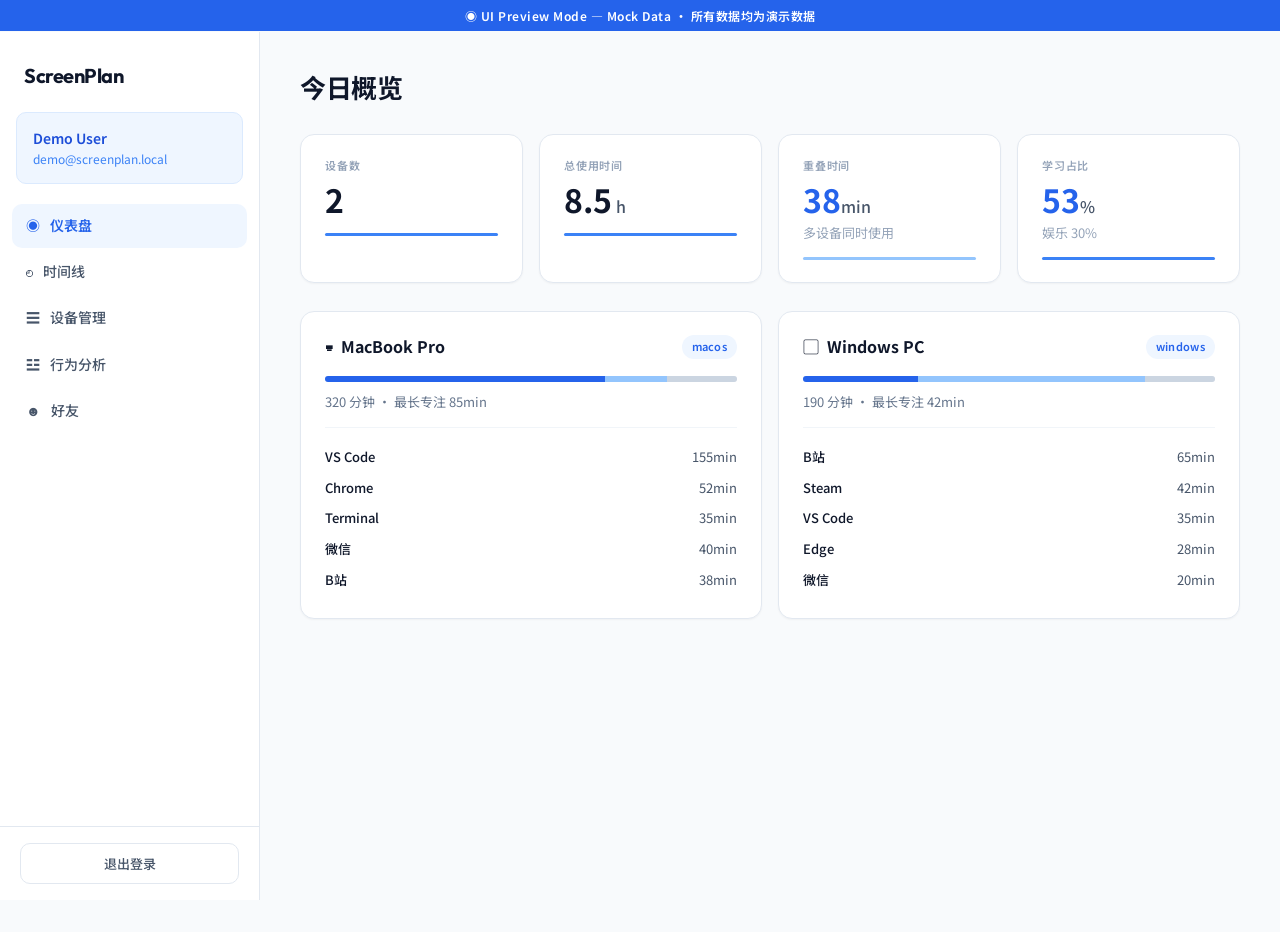
<file: backend/static/demo.html>
<!DOCTYPE html>
<html lang="zh-CN">
<head>
<meta charset="UTF-8">
<meta name="viewport" content="width=device-width,initial-scale=1.0">
<title>ScreenPlan — UI Preview</title>
<link rel="preconnect" href="https://fonts.googleapis.com">
<link rel="preconnect" href="https://fonts.gstatic.com" crossorigin>
<link href="https://fonts.googleapis.com/css2?family=Outfit:wght@400;500;600;700&family=Noto+Sans+SC:wght@300;400;500;700&display=swap" rel="stylesheet">
<style>
:root {
  --bg-primary: #FFFFFF;
  --bg-secondary: #F8FAFC;
  --bg-tertiary: #F1F5F9;
  --text-primary: #0F172A;
  --text-secondary: #475569;
  --text-tertiary: #94A3B8;
  --border: #E2E8F0;
  --border-light: #F1F5F9;
  --blue-700: #1D4ED8;
  --blue-600: #2563EB;
  --blue-500: #3B82F6;
  --blue-400: #60A5FA;
  --blue-300: #93C5FD;
  --blue-200: #BFDBFE;
  --blue-100: #DBEAFE;
  --blue-50: #EFF6FF;
  --slate-200: #E2E8F0;
  --slate-300: #CBD5E1;
  --slate-400: #94A3B8;
  --slate-500: #64748B;
  --red-500: #EF4444;
  --red-400: #F87171;
  --red-50: #FEF2F2;
  --shadow-sm: 0 1px 2px 0 rgba(0,0,0,0.04);
  --shadow-md: 0 4px 6px -1px rgba(0,0,0,0.05), 0 2px 4px -2px rgba(0,0,0,0.03);
  --shadow-lg: 0 10px 15px -3px rgba(0,0,0,0.06), 0 4px 6px -4px rgba(0,0,0,0.04);
  --shadow-xl: 0 20px 25px -5px rgba(0,0,0,0.06), 0 8px 10px -6px rgba(0,0,0,0.04);
  --radius-sm: 6px;
  --radius-md: 10px;
  --radius-lg: 14px;
  --radius-xl: 20px;
  --transition: 0.2s cubic-bezier(0.4, 0, 0.2, 1);
}

* { margin: 0; padding: 0; box-sizing: border-box; }

body {
  font-family: 'Noto Sans SC', -apple-system, BlinkMacSystemFont, 'Segoe UI', sans-serif;
  background: var(--bg-secondary);
  color: var(--text-primary);
  min-height: 100vh;
  -webkit-font-smoothing: antialiased;
  -moz-osx-font-smoothing: grayscale;
  font-size: 14px;
  line-height: 1.6;
}

h1, h2, h3, h4, .brand, .nav-link, button, .btn-sm {
  font-family: 'Outfit', 'Noto Sans SC', sans-serif;
  font-weight: 600;
}

/* ─── Layout ─── */
.page { display: none; }
.page.active { display: flex; }

#demo-banner {
  position: fixed;
  top: 0;
  left: 0;
  right: 0;
  z-index: 999;
  background: var(--blue-600);
  color: #fff;
  text-align: center;
  padding: 6px 16px;
  font-size: 12px;
  font-weight: 600;
  letter-spacing: 0.5px;
}

#demo-banner + #main-page { padding-top: 32px; }
#demo-banner + #main-page > #sidebar { top: 32px; height: calc(100vh - 32px); }

#main-page { display: none; min-height: 100vh; position: relative; }
#main-page.active { display: flex; }

/* ─── Sidebar ─── */
#sidebar {
  width: 260px;
  background: var(--bg-primary);
  border-right: 1px solid var(--border);
  display: flex;
  flex-direction: column;
  padding: 0;
  position: fixed;
  top: 0;
  left: 0;
  bottom: 0;
  z-index: 10;
}

.brand {
  font-size: 20px;
  font-weight: 700;
  padding: 28px 24px 20px;
  color: var(--text-primary);
  letter-spacing: -0.5px;
}

.user-info {
  display: flex;
  flex-direction: column;
  margin: 0 16px 20px;
  padding: 14px 16px;
  background: var(--blue-50);
  border-radius: var(--radius-md);
  border: 1px solid var(--blue-100);
}

.user-info #user-name {
  font-size: 14px;
  font-weight: 600;
  color: var(--blue-700);
}

.user-info #user-email {
  font-size: 12px;
  color: var(--blue-500);
}

.muted { color: var(--text-tertiary); font-size: 12px; }

.nav-links {
  display: flex;
  flex-direction: column;
  gap: 2px;
  flex: 1;
  padding: 0 12px;
}

.nav-link {
  padding: 11px 14px;
  border-radius: var(--radius-md);
  color: var(--text-secondary);
  text-decoration: none;
  font-size: 14px;
  font-weight: 500;
  transition: all var(--transition);
  display: flex;
  align-items: center;
  gap: 10px;
}

.nav-link:hover {
  background: var(--bg-tertiary);
  color: var(--text-primary);
}

.nav-link.active {
  background: var(--blue-50);
  color: var(--blue-600);
  font-weight: 600;
}

.sidebar-footer {
  padding: 16px 20px;
  border-top: 1px solid var(--border);
}

#logout-btn {
  width: 100%;
  padding: 10px;
  border-radius: var(--radius-md);
  border: 1px solid var(--border);
  background: var(--bg-primary);
  color: var(--text-secondary);
  cursor: pointer;
  font-size: 13px;
  font-weight: 500;
  transition: all var(--transition);
}

#logout-btn:hover {
  background: var(--red-50);
  color: var(--red-500);
  border-color: var(--red-500);
}

/* ─── Main Content ─── */
main {
  flex: 1;
  margin-left: 260px;
  padding: 36px 40px;
  overflow-y: auto;
  min-height: 100vh;
}

.content { display: none; }
.content.active { display: block; }

h2 {
  font-size: 26px;
  font-weight: 700;
  margin-bottom: 24px;
  color: var(--text-primary);
  letter-spacing: -0.5px;
}

h3 {
  font-size: 16px;
  font-weight: 600;
  margin: 24px 0 10px;
  color: var(--text-secondary);
  text-transform: uppercase;
  letter-spacing: 0.5px;
  font-size: 12px;
}

/* ─── Buttons ─── */
button, .btn-sm {
  cursor: pointer;
  font-family: 'Outfit', 'Noto Sans SC', sans-serif;
  font-weight: 600;
  transition: all var(--transition);
  border: none;
}

button:active { transform: scale(0.97); }

.btn-sm {
  padding: 7px 16px;
  border-radius: var(--radius-sm);
  font-size: 12px;
  font-weight: 600;
}

/* ─── Cards ─── */
.summary-cards {
  display: grid;
  grid-template-columns: repeat(auto-fill, minmax(200px, 1fr));
  gap: 16px;
  margin-bottom: 28px;
}

.card {
  background: var(--bg-primary);
  border: 1px solid var(--border);
  border-radius: var(--radius-lg);
  padding: 22px 24px;
  box-shadow: var(--shadow-sm);
  transition: box-shadow var(--transition), transform var(--transition);
}

.card:hover {
  box-shadow: var(--shadow-md);
  transform: translateY(-1px);
}

.card .label {
  font-size: 11px;
  color: var(--text-tertiary);
  text-transform: uppercase;
  letter-spacing: 0.8px;
  margin-bottom: 6px;
  font-weight: 600;
}

.card .value {
  font-size: 32px;
  font-weight: 700;
  color: var(--text-primary);
  line-height: 1.2;
}

.card .value span {
  font-size: 16px;
  color: var(--text-secondary);
  font-weight: 500;
}

.card .sub {
  font-size: 13px;
  color: var(--text-tertiary);
  margin-top: 4px;
}

.card .accent-line {
  height: 3px;
  border-radius: 3px;
  margin-top: 14px;
}

.card .accent-line.blue { background: var(--blue-500); }
.card .accent-line.blue-light { background: var(--blue-300); }

/* ─── Dashboard ─── */
.device-cards {
  display: grid;
  grid-template-columns: repeat(auto-fill, minmax(330px, 1fr));
  gap: 16px;
}

.device-card {
  background: var(--bg-primary);
  border: 1px solid var(--border);
  border-radius: var(--radius-lg);
  padding: 22px 24px;
  box-shadow: var(--shadow-sm);
  transition: box-shadow var(--transition), transform var(--transition);
}

.device-card:hover {
  box-shadow: var(--shadow-md);
  transform: translateY(-1px);
}

.device-card .device-header {
  display: flex;
  justify-content: space-between;
  align-items: center;
  margin-bottom: 16px;
}

.device-card .device-name {
  font-size: 16px;
  font-weight: 700;
  color: var(--text-primary);
  display: flex;
  align-items: center;
  gap: 8px;
}

.platform-badge {
  padding: 3px 10px;
  border-radius: 20px;
  font-size: 11px;
  font-weight: 600;
  background: var(--blue-50);
  color: var(--blue-600);
  letter-spacing: 0.3px;
}

.device-bar {
  display: flex;
  height: 6px;
  border-radius: 3px;
  overflow: hidden;
  margin-bottom: 10px;
  background: var(--bg-tertiary);
}

.device-bar .learning { background: var(--blue-600); }
.device-bar .entertainment { background: var(--blue-300); }
.device-bar .other { background: var(--slate-300); }

.top-apps { margin-top: 14px; padding-top: 14px; border-top: 1px solid var(--border-light); }

.top-apps .app-row {
  display: flex;
  justify-content: space-between;
  padding: 5px 0;
  font-size: 13px;
  color: var(--text-secondary);
}

.top-apps .app-name {
  color: var(--text-primary);
  font-weight: 500;
}

/* ─── Timeline ─── */
.timeline-header {
  display: flex;
  align-items: center;
  gap: 10px;
  margin-bottom: 24px;
  flex-wrap: wrap;
}

.date-picker {
  display: flex;
  align-items: center;
  gap: 8px;
  background: var(--bg-primary);
  border: 1px solid var(--border);
  border-radius: var(--radius-md);
  padding: 4px;
  box-shadow: var(--shadow-sm);
}

.date-picker input[type="date"] {
  padding: 8px 10px;
  border: none;
  border-radius: var(--radius-sm);
  background: transparent;
  color: var(--text-primary);
  font-size: 14px;
  font-family: inherit;
  outline: none;
  cursor: pointer;
}

.date-picker button.nav-day {
  width: 32px;
  height: 32px;
  border-radius: var(--radius-sm);
  background: transparent;
  color: var(--text-secondary);
  border: none;
  display: flex;
  align-items: center;
  justify-content: center;
  font-size: 16px;
  cursor: pointer;
  transition: all var(--transition);
  font-family: inherit;
}

.date-picker button.nav-day:hover {
  background: var(--bg-tertiary);
  color: var(--text-primary);
}

#timeline-refresh {
  padding: 10px 20px;
  border-radius: var(--radius-md);
  background: var(--blue-600);
  color: #fff;
  font-size: 14px;
  font-weight: 600;
  border: none;
  cursor: pointer;
}

#timeline-refresh:hover { background: var(--blue-700); }

.timeline-summary {
  display: grid;
  grid-template-columns: repeat(auto-fill, minmax(260px, 1fr));
  gap: 14px;
  margin-bottom: 24px;
}

.timeline-device-card {
  background: var(--bg-primary);
  border: 1px solid var(--border);
  border-radius: var(--radius-lg);
  padding: 18px 20px;
  box-shadow: var(--shadow-sm);
  transition: box-shadow var(--transition), border-color var(--transition);
  cursor: default;
}

.timeline-device-card:hover {
  box-shadow: var(--shadow-md);
  border-color: var(--blue-200);
}

.timeline-device-card .tdc-header {
  display: flex;
  align-items: center;
  gap: 10px;
  margin-bottom: 12px;
}

.timeline-device-card .tdc-icon {
  width: 36px;
  height: 36px;
  border-radius: var(--radius-md);
  background: var(--blue-50);
  display: flex;
  align-items: center;
  justify-content: center;
  font-size: 18px;
  color: var(--blue-600);
  flex-shrink: 0;
}

.timeline-device-card .tdc-name {
  font-size: 15px;
  font-weight: 700;
  color: var(--text-primary);
}

.timeline-device-card .tdc-platform {
  font-size: 11px;
  color: var(--text-tertiary);
  font-weight: 500;
}

.timeline-device-card .tdc-stats {
  display: flex;
  gap: 20px;
  margin-top: 12px;
  padding-top: 12px;
  border-top: 1px solid var(--border-light);
}

.timeline-device-card .tdc-stat {
  display: flex;
  flex-direction: column;
}

.timeline-device-card .tdc-stat-val {
  font-size: 20px;
  font-weight: 700;
  color: var(--text-primary);
  line-height: 1.1;
}

.timeline-device-card .tdc-stat-lbl {
  font-size: 11px;
  color: var(--text-tertiary);
  text-transform: uppercase;
  letter-spacing: 0.5px;
}

.timeline-device-card .tdc-bar {
  height: 4px;
  border-radius: 2px;
  display: flex;
  overflow: hidden;
  margin-top: 10px;
  background: var(--bg-tertiary);
}

.timeline-device-card .tdc-bar .learning { background: var(--blue-600); }
.timeline-device-card .tdc-bar .entertainment { background: var(--blue-300); }
.timeline-device-card .tdc-bar .other { background: var(--slate-300); }

/* ─── Timeline Chart ─── */
#timeline-chart-wrap {
  background: var(--bg-primary);
  border: 1px solid var(--border);
  border-radius: var(--radius-lg);
  box-shadow: var(--shadow-sm);
  overflow: hidden;
}

.timeline-chart-header {
  display: flex;
  align-items: stretch;
  border-bottom: 1px solid var(--border);
  background: var(--bg-secondary);
}

.timeline-chart-header .timeline-label {
  width: 170px;
  flex-shrink: 0;
  padding: 14px 20px;
  font-size: 12px;
  font-weight: 600;
  color: var(--text-tertiary);
  text-transform: uppercase;
  letter-spacing: 0.8px;
  display: flex;
  align-items: center;
  border-right: 1px solid var(--border);
}

.timeline-chart-header .timeline-axis {
  flex: 1;
  height: 44px;
  position: relative;
  min-width: 600px;
}

.timeline-axis .tick {
  position: absolute;
  bottom: 0;
  width: 1px;
  background: var(--border);
}

.timeline-axis .tick.major { height: 24px; }
.timeline-axis .tick.minor { height: 12px; }

.timeline-axis .tick-label {
  position: absolute;
  bottom: 26px;
  transform: translateX(-50%);
  font-size: 10px;
  color: var(--text-tertiary);
  font-weight: 500;
  white-space: nowrap;
}

.timeline-chart-body {
  position: relative;
  max-height: 600px;
  overflow-y: auto;
}

.timeline-row {
  display: flex;
  align-items: stretch;
  border-bottom: 1px solid var(--border-light);
  min-height: 48px;
  transition: background var(--transition);
}

.timeline-row:hover { background: var(--blue-50); }

.timeline-row .timeline-label {
  width: 170px;
  flex-shrink: 0;
  padding: 0 20px;
  font-size: 13px;
  font-weight: 600;
  color: var(--text-primary);
  display: flex;
  align-items: center;
  gap: 8px;
  border-right: 1px solid var(--border);
  background: var(--bg-primary);
  position: sticky;
  left: 0;
  z-index: 2;
}

.timeline-row .timeline-label .dev-icon {
  font-size: 16px;
  flex-shrink: 0;
}

.timeline-row .timeline-label .dev-name-text {
  overflow: hidden;
  text-overflow: ellipsis;
  white-space: nowrap;
}

.timeline-track {
  flex: 1;
  height: 48px;
  position: relative;
  min-width: 600px;
}

.timeline-track::after {
  content: '';
  position: absolute;
  top: 0; left: 0; right: 0; bottom: 0;
  background:
    repeating-linear-gradient(
      90deg,
      transparent,
      transparent calc(100% / 24 - 1px),
      var(--border-light) calc(100% / 24 - 1px),
      var(--border-light) calc(100% / 24)
    );
  pointer-events: none;
  opacity: 0.4;
}

.timeline-block {
  position: absolute;
  top: 8px;
  height: 32px;
  border-radius: var(--radius-sm);
  display: flex;
  align-items: center;
  padding: 0 10px;
  font-size: 11px;
  font-weight: 600;
  color: #fff;
  overflow: hidden;
  white-space: nowrap;
  cursor: pointer;
  transition: opacity var(--transition), box-shadow var(--transition);
  text-shadow: 0 1px 2px rgba(0,0,0,0.15);
  min-width: 24px;
}

.timeline-block:hover {
  opacity: 0.9;
  box-shadow: 0 2px 8px rgba(0,0,0,0.15);
  z-index: 5;
}

.timeline-block.learning { background: var(--blue-600); }
.timeline-block.entertainment { background: var(--blue-300); }
.timeline-block.other { background: var(--slate-300); }

.timeline-block .block-label {
  overflow: hidden;
  text-overflow: ellipsis;
  white-space: nowrap;
}

.timeline-tooltip {
  position: fixed;
  pointer-events: none;
  background: var(--text-primary);
  color: #fff;
  padding: 8px 14px;
  border-radius: var(--radius-md);
  font-size: 12px;
  font-weight: 500;
  box-shadow: var(--shadow-lg);
  z-index: 100;
  opacity: 0;
  transition: opacity 0.15s;
  white-space: nowrap;
}

.timeline-tooltip.visible { opacity: 1; }

.today-marker {
  position: absolute;
  top: 0; bottom: 0;
  width: 2px;
  background: var(--red-400);
  z-index: 4;
  pointer-events: none;
}

.today-marker::before {
  content: '';
  position: absolute;
  top: -4px; left: -4px;
  width: 10px;
  height: 10px;
  border-radius: 50%;
  background: var(--red-500);
  border: 2px solid #fff;
}

.today-marker::after {
  content: '';
  position: absolute;
  top: -1px; left: -6px; right: -6px; bottom: -1px;
  background: rgba(239, 68, 68, 0.06);
  pointer-events: none;
}

.timeline-empty {
  padding: 60px 40px;
  text-align: center;
}

.timeline-empty .empty-icon {
  font-size: 48px;
  margin-bottom: 16px;
  opacity: 0.3;
}

.timeline-empty .empty-title {
  font-size: 16px;
  font-weight: 600;
  color: var(--text-secondary);
  margin-bottom: 6px;
}

.timeline-empty .empty-desc {
  font-size: 13px;
  color: var(--text-tertiary);
}

/* ─── Legend ─── */
.legend {
  display: flex;
  gap: 24px;
  margin-top: 16px;
  font-size: 13px;
  color: var(--text-secondary);
  align-items: center;
}

.dot {
  display: inline-block;
  width: 10px;
  height: 10px;
  border-radius: 3px;
  margin-right: 7px;
}

.dot.learning { background: var(--blue-600); }
.dot.entertainment { background: var(--blue-300); }
.dot.other { background: var(--slate-300); }

/* ─── Schedule ─── */
.schedule-actions {
  display: flex;
  gap: 12px;
  margin-bottom: 24px;
}

#generate-schedule-btn {
  padding: 11px 24px;
  border-radius: var(--radius-md);
  background: var(--blue-600);
  color: #fff;
  font-size: 14px;
  font-weight: 600;
  border: none;
}

#generate-schedule-btn:hover { background: var(--blue-700); }

.markdown-body {
  background: var(--bg-primary);
  border: 1px solid var(--border);
  border-radius: var(--radius-lg);
  padding: 28px 32px;
  line-height: 1.8;
  font-size: 14px;
  box-shadow: var(--shadow-sm);
}

.markdown-body h2 {
  font-size: 20px;
  color: var(--blue-600);
  margin: 16px 0 8px;
}

.markdown-body h3 {
  color: var(--blue-600);
  font-size: 16px;
  margin: 20px 0 10px;
  text-transform: none;
  letter-spacing: 0;
  font-weight: 600;
}

.markdown-body hr {
  border: none;
  border-top: 1px solid var(--border);
  margin: 20px 0;
}

.markdown-body blockquote {
  color: var(--text-secondary);
  border-left: 3px solid var(--blue-300);
  padding: 4px 16px;
  margin: 10px 0;
  background: var(--blue-50);
  border-radius: 0 var(--radius-sm) var(--radius-sm) 0;
}

.markdown-body ul { list-style: none; padding: 0; }
.markdown-body li { margin: 6px 0; color: var(--text-primary); }
.markdown-body .empty { color: var(--text-tertiary); font-style: italic; }

/* ─── Friends ─── */
.friend-actions {
  display: flex;
  gap: 12px;
  margin-bottom: 24px;
}

.friend-actions input {
  padding: 11px 16px;
  border-radius: var(--radius-md);
  border: 1px solid var(--border);
  background: var(--bg-primary);
  color: var(--text-primary);
  font-size: 14px;
  font-family: inherit;
  flex: 1;
  max-width: 320px;
  outline: none;
  transition: border var(--transition), box-shadow var(--transition);
}

.friend-actions input:focus {
  border-color: var(--blue-400);
  box-shadow: 0 0 0 3px rgba(59, 130, 246, 0.1);
}

#send-friend-request {
  padding: 11px 22px;
  border-radius: var(--radius-md);
  background: var(--blue-600);
  color: #fff;
  font-size: 14px;
  font-weight: 600;
}

#send-friend-request:hover { background: var(--blue-700); }

.request-card, .friend-card {
  background: var(--bg-primary);
  border: 1px solid var(--border);
  border-radius: var(--radius-lg);
  padding: 16px 20px;
  margin-bottom: 8px;
  display: flex;
  justify-content: space-between;
  align-items: center;
  box-shadow: var(--shadow-sm);
  transition: box-shadow var(--transition);
}

.request-card:hover, .friend-card:hover { box-shadow: var(--shadow-md); }

.request-card .info, .friend-card .info {
  display: flex;
  flex-direction: column;
  gap: 2px;
}

.request-card .name, .friend-card .name {
  font-size: 14px;
  font-weight: 600;
  color: var(--text-primary);
}

.request-card .email, .friend-card .email {
  font-size: 12px;
  color: var(--text-secondary);
}

.request-card .actions, .friend-card .actions { display: flex; gap: 8px; }

.btn-accept { background: var(--blue-600); color: #fff; }
.btn-accept:hover { background: var(--blue-700); }

.btn-deny { background: var(--bg-tertiary); color: var(--text-secondary); }
.btn-deny:hover { background: var(--slate-200); }

.btn-remove { background: var(--red-50); color: var(--red-500); border: 1px solid var(--red-500); }
.btn-remove:hover { background: var(--red-500); color: #fff; }

.share-toggles {
  display: flex;
  gap: 14px;
  margin-right: 14px;
  font-size: 12px;
  color: var(--text-secondary);
}

.share-toggles label {
  cursor: pointer;
  display: flex;
  align-items: center;
  gap: 5px;
  font-weight: 500;
}

.share-toggles input[type="checkbox"] { accent-color: var(--blue-600); }

/* ─── Device Management ─── */
.device-register-form {
  display: flex;
  gap: 12px;
  margin-bottom: 24px;
  align-items: center;
}

.device-register-form input {
  padding: 11px 16px;
  border-radius: var(--radius-md);
  border: 1px solid var(--border);
  background: var(--bg-primary);
  color: var(--text-primary);
  font-size: 14px;
  font-family: inherit;
  flex: 1;
  max-width: 260px;
  outline: none;
  transition: border var(--transition), box-shadow var(--transition);
}

.device-register-form input:focus {
  border-color: var(--blue-400);
  box-shadow: 0 0 0 3px rgba(59, 130, 246, 0.1);
}

.device-register-form select {
  padding: 11px 14px;
  border-radius: var(--radius-md);
  border: 1px solid var(--border);
  background: var(--bg-primary);
  color: var(--text-primary);
  font-size: 14px;
  font-family: inherit;
  outline: none;
  cursor: pointer;
}

#register-device-btn {
  padding: 11px 24px;
  border-radius: var(--radius-md);
  background: var(--blue-600);
  color: #fff;
  font-size: 14px;
  font-weight: 600;
  white-space: nowrap;
}

#register-device-btn:hover { background: var(--blue-700); }

.device-item {
  background: var(--bg-primary);
  border: 1px solid var(--border);
  border-radius: var(--radius-lg);
  padding: 16px 24px;
  margin-bottom: 8px;
  display: flex;
  justify-content: space-between;
  align-items: center;
  box-shadow: var(--shadow-sm);
  transition: box-shadow var(--transition);
}

.device-item:hover { box-shadow: var(--shadow-md); }

.device-item-info {
  display: flex;
  align-items: center;
  gap: 14px;
  flex-wrap: wrap;
}

.device-item-name {
  font-size: 15px;
  font-weight: 600;
  color: var(--text-primary);
}

.device-item-date {
  font-size: 12px;
  color: var(--text-tertiary);
}

.device-item-actions { display: flex; gap: 8px; flex-shrink: 0; }

.device-item-actions .btn-sm {
  background: var(--bg-tertiary);
  color: var(--text-secondary);
  font-weight: 500;
}

.device-item-actions .btn-sm:hover {
  background: var(--slate-200);
  color: var(--text-primary);
}

#view-friend-schedule-btn {
  padding: 11px 22px;
  border-radius: var(--radius-md);
  background: var(--bg-primary);
  color: var(--blue-600);
  border: 1px solid var(--blue-200);
  font-size: 14px;
  font-weight: 600;
  cursor: pointer;
  transition: all var(--transition);
}

#view-friend-schedule-btn:hover {
  background: var(--blue-50);
  border-color: var(--blue-300);
}

/* ─── Animations ─── */
@keyframes fadeIn {
  from { opacity: 0; transform: translateY(6px); }
  to { opacity: 1; transform: translateY(0); }
}

@keyframes slideIn {
  from { opacity: 0; transform: translateX(-10px); }
  to { opacity: 1; transform: translateX(0); }
}

.card, .device-card, .timeline-device-card, .device-item, .request-card, .friend-card {
  animation: fadeIn 0.35s cubic-bezier(0.4, 0, 0.2, 1) both;
}

.card:nth-child(1) { animation-delay: 0.02s; }
.card:nth-child(2) { animation-delay: 0.06s; }
.card:nth-child(3) { animation-delay: 0.10s; }
.card:nth-child(4) { animation-delay: 0.14s; }

.device-card:nth-child(1) { animation-delay: 0.04s; }
.device-card:nth-child(2) { animation-delay: 0.08s; }
.device-card:nth-child(3) { animation-delay: 0.12s; }

.timeline-device-card:nth-child(1) { animation-delay: 0.02s; }
.timeline-device-card:nth-child(2) { animation-delay: 0.06s; }
.timeline-device-card:nth-child(3) { animation-delay: 0.10s; }

.timeline-row { animation: slideIn 0.3s cubic-bezier(0.4, 0, 0.2, 1) both; }
.timeline-row:nth-child(2) { animation-delay: 0.05s; }
.timeline-row:nth-child(3) { animation-delay: 0.10s; }
.timeline-row:nth-child(4) { animation-delay: 0.15s; }

/* ─── Responsive ─── */
@media (max-width: 900px) {
  #sidebar {
    width: 100%; position: relative; height: auto;
    flex-direction: row; flex-wrap: wrap; padding: 12px; gap: 8px; align-items: center;
  }
  .brand { padding: 8px 4px; font-size: 18px; }
  .user-info { margin: 0; padding: 8px 12px; }
  .nav-links { flex-direction: row; padding: 0; }
  .sidebar-footer { padding: 8px; border: none; }
  main { margin-left: 0; padding: 20px 16px; }
  .summary-cards { grid-template-columns: repeat(auto-fill, minmax(160px, 1fr)); }
  .device-cards { grid-template-columns: 1fr; }
  .timeline-chart-header .timeline-label,
  .timeline-row .timeline-label { width: 120px; padding: 0 12px; font-size: 12px; }
  .timeline-track { min-width: 400px; }
  .timeline-summary { grid-template-columns: 1fr 1fr; }
}

@media (max-width: 600px) {
  .nav-links { flex-wrap: wrap; }
  .nav-link { font-size: 12px; padding: 8px 10px; }
  .timeline-summary { grid-template-columns: 1fr; }
  h2 { font-size: 22px; }
  .card .value { font-size: 26px; }
}
</style>
</head>
<body>

<!-- Demo Banner -->
<div id="demo-banner">&#9673; UI Preview Mode — Mock Data &middot; 所有数据均为演示数据</div>

<div id="main-page" class="page active">

  <nav id="sidebar">
    <div class="brand">ScreenPlan</div>
    <div class="user-info">
      <span id="user-name">Demo User</span>
      <span id="user-email" class="muted">demo@screenplan.local</span>
    </div>
    <div class="nav-links">
      <a href="#dashboard" class="nav-link active" data-page="dashboard"><span class="nav-icon">&#9673;</span> 仪表盘</a>
      <a href="#timeline" class="nav-link" data-page="timeline"><span class="nav-icon">&#9716;</span> 时间线</a>
      <a href="#devices" class="nav-link" data-page="devices"><span class="nav-icon">&#9776;</span> 设备管理</a>
      <a href="#schedule" class="nav-link" data-page="schedule"><span class="nav-icon">&#9779;</span> 行为分析</a>
      <a href="#friends" class="nav-link" data-page="friends"><span class="nav-icon">&#9787;</span> 好友</a>
    </div>
    <div class="sidebar-footer">
      <button id="logout-btn" onclick="alert('Demo mode — no real logout.')">退出登录</button>
    </div>
  </nav>

  <main>

    <section id="page-dashboard" class="content active">
      <h2>今日概览</h2>
      <div id="dashboard-summary" class="summary-cards"></div>
      <div id="dashboard-devices" class="device-cards"></div>
    </section>

    <section id="page-timeline" class="content">
      <h2>设备时间线</h2>
      <div class="timeline-header">
        <div class="date-picker">
          <button class="nav-day" id="date-prev" title="前一天">&lsaquo;</button>
          <input type="date" id="timeline-date">
          <button class="nav-day" id="date-next" title="后一天">&rsaquo;</button>
        </div>
        <button id="timeline-refresh">刷新</button>
      </div>
      <div id="timeline-summary" class="timeline-summary"></div>
      <div id="timeline-chart-wrap"></div>
      <div class="legend">
        <span class="dot learning"></span> 学习
        <span class="dot entertainment"></span> 娱乐
        <span class="dot other"></span> 其他
      </div>
    </section>

    <section id="page-devices" class="content">
      <h2>设备管理</h2>
      <div class="device-register-form">
        <input type="text" id="new-device-name" placeholder="设备名称" maxlength="64">
        <select id="new-device-platform">
          <option value="windows">Windows</option>
          <option value="macos">macOS</option>
          <option value="ios">iOS</option>
          <option value="android">Android</option>
          <option value="linux">Linux</option>
        </select>
        <button id="register-device-btn">注册设备</button>
      </div>
      <div id="device-list"></div>
    </section>

    <section id="page-schedule" class="content">
      <h2>AI 行为分析</h2>
      <div id="schedule-api-key-section" class="api-key-section" style="display:none">
        <p class="api-key-hint">使用 AI 行为分析前，请先配置您的 DeepSeek API Key。</p>
        <div class="api-key-input-row">
          <input type="password" id="api-key-input" placeholder="sk-..." maxlength="256">
          <button id="save-api-key-btn" class="btn-primary">保存</button>
        </div>
        <p class="api-key-note">没有 API Key？<a href="https://platform.deepseek.com/api_keys" target="_blank">前往 DeepSeek 获取</a></p>
      </div>
      <div id="schedule-api-key-status" class="api-key-status" style="display:none">
        <span>&#10003; API Key 已配置</span>
        <button id="remove-api-key-btn">移除</button>
      </div>
      <div id="schedule-actions" class="schedule-actions" style="display:none">
        <button id="generate-schedule-btn">生成行为分析</button>
        <button id="view-friend-schedule-btn" style="display:none">查看好友报告</button>
      </div>
      <div id="schedule-content" class="markdown-body"></div>
    </section>

    <section id="page-friends" class="content">
      <h2>好友</h2>
      <div class="friend-actions">
        <input type="email" id="friend-email" placeholder="输入好友邮箱地址">
        <button id="send-friend-request">添加好友</button>
      </div>
      <h3>收到的请求</h3>
      <div id="received-requests"></div>
      <h3>已发送的请求</h3>
      <div id="sent-requests"></div>
      <h3>好友列表</h3>
      <div id="friends-list"></div>
    </section>

  </main>
</div>

<div id="timeline-tooltip" class="timeline-tooltip"></div>

<script>
// ═══════════════════════════════════════════════════════
// ScreenPlan Demo — Mock API + Full SPA
// ═══════════════════════════════════════════════════════

const API = '/api'; // not actually used — all calls mocked
let AUTH = { token: 'demo-token', userId: 1, displayName: 'Demo User', email: 'demo@screenplan.local' };

// ─── Helpers ───
function $(sel) { return document.querySelector(sel); }
function $$(sel) { return document.querySelectorAll(sel); }
function fmtTime(iso) { const d = new Date(iso); return d.toLocaleTimeString('zh-CN', { hour:'2-digit', minute:'2-digit' }); }
function fmtDate(iso) { return iso?.split('T')[0] || ''; }
function fmtMinutes(m) { return m >= 60 ? `${(m/60).toFixed(1)}h` : `${m}min`; }
function escHtml(s) { const d = document.createElement('div'); d.textContent = s; return d.innerHTML; }
const PLATFORM_ICONS = { macos: '&#9000;', windows: '&#9634;', ios: '&#9743;', android: '&#128241;', linux: '&#128187;' };

// ─── Mock API ───
const MOCK_DELAY = 150;

let _mockDeviceIdCounter = 4;
const _mockDevices = [
  { id: 1, name: 'MacBook Pro', platform: 'macos', registered_at: '2026-04-15T10:30:00' },
  { id: 2, name: 'Windows PC', platform: 'windows', registered_at: '2026-04-20T14:00:00' },
  { id: 3, name: 'iPhone 15', platform: 'ios', registered_at: '2026-05-01T09:00:00' },
];

// Generate mock timeline events for a given date
function _genTimelineEvents(date, deviceId, deviceName, platform) {
  const events = [];
  const pad = n => String(n).padStart(2, '0');
  const ts = (h, m) => `${date}T${pad(h)}:${pad(m)}:00`;

  // Define blocks: [startHour, startMin, endHour, endMin, app, category]
  let blocks;
  if (deviceId === 1) {
    blocks = [
      [7, 0, 7, 30, 'Chrome', 'other'], [7, 30, 8, 0, '微信', 'other'],
      [8, 0, 10, 0, 'VS Code', 'learning'], [10, 0, 10, 30, 'Terminal', 'learning'],
      [10, 30, 12, 0, 'VS Code', 'learning'], [12, 0, 13, 0, 'B站', 'entertainment'],
      [13, 0, 15, 0, 'VS Code', 'learning'], [15, 0, 15, 30, 'Chrome', 'other'],
      [15, 30, 17, 0, 'VS Code', 'learning'], [17, 0, 18, 0, '微信', 'other'],
      [18, 0, 19, 0, 'B站', 'entertainment'], [19, 0, 20, 30, 'VS Code', 'learning'],
      [20, 30, 22, 0, 'Chrome', 'other'], [22, 0, 23, 0, '微信', 'other'],
    ];
  } else if (deviceId === 2) {
    blocks = [
      [9, 0, 10, 0, 'Edge', 'other'], [10, 0, 11, 0, 'VS Code', 'learning'],
      [11, 0, 12, 0, '微信', 'other'], [12, 0, 14, 0, 'B站', 'entertainment'],
      [14, 0, 15, 0, 'VS Code', 'learning'], [15, 0, 17, 0, 'Steam', 'entertainment'],
      [17, 0, 18, 0, 'Edge', 'other'], [18, 0, 20, 0, 'B站', 'entertainment'],
      [20, 0, 21, 30, 'Steam', 'entertainment'], [21, 30, 22, 0, 'B站', 'entertainment'],
    ];
  } else {
    blocks = [
      [8, 0, 8, 30, '微信', 'other'], [12, 0, 12, 30, 'B站', 'entertainment'],
      [13, 0, 13, 30, '微信', 'other'], [18, 0, 19, 0, '微信', 'other'],
      [21, 0, 22, 0, 'B站', 'entertainment'],
    ];
  }

  let eid = deviceId * 10000;
  for (const [sh, sm, eh, em, app, cat] of blocks) {
    let h = sh, m = sm;
    while (h < eh || (h === eh && m < em)) {
      events.push({
        id: eid++, device_id: deviceId, timestamp: ts(h, m), app_name: app, category: cat
      });
      m += 3;
      if (m >= 60) { h++; m -= 60; }
    }
  }
  return events;
}

function _getTimelineData(date) {
  const today = new Date().toISOString().split('T')[0];
  if (date !== today) return { user_id: 1, date, devices: [] };
  return {
    user_id: 1,
    date,
    devices: _mockDevices.map(d => ({
      device_id: d.id,
      device_name: d.name,
      platform: d.platform,
      event_count: 0,
      events: _genTimelineEvents(date, d.id, d.name, d.platform)
    })).map(d => { d.event_count = d.events.length; return d; })
  };
}

function _getMockSummary() {
  return {
    total_minutes_all_devices: 510,
    overlap_minutes: 38,
    devices: [
      {
        device_id: 1, device_name: 'MacBook Pro', platform: 'macos',
        total_minutes: 320, learning_pct: 68, entertainment_pct: 15, other_pct: 17,
        longest_focus_minutes: 85,
        top_apps: [
          { app_name: 'VS Code', total_minutes: 155 },
          { app_name: 'Chrome', total_minutes: 52 },
          { app_name: 'Terminal', total_minutes: 35 },
          { app_name: '微信', total_minutes: 40 },
          { app_name: 'B站', total_minutes: 38 },
        ]
      },
      {
        device_id: 2, device_name: 'Windows PC', platform: 'windows',
        total_minutes: 190, learning_pct: 28, entertainment_pct: 55, other_pct: 17,
        longest_focus_minutes: 42,
        top_apps: [
          { app_name: 'B站', total_minutes: 65 },
          { app_name: 'Steam', total_minutes: 42 },
          { app_name: 'VS Code', total_minutes: 35 },
          { app_name: 'Edge', total_minutes: 28 },
          { app_name: '微信', total_minutes: 20 },
        ]
      }
    ]
  };
}

function _getMockSchedule() {
  return {
    plan_markdown: `### 📊 屏幕时间概览
> 昨日你使用了 MacBook Pro 和 Windows PC 两台设备，总屏幕时间约 6.5 小时，其中学习占比 62%，娱乐占比 18%。

---

### 🔍 行为模式分析

**多设备高效协作：** MacBook 主要用于学习和代码，Windows PC 用于浏览和技术文档查阅，两台设备分工明确，未见明显的多设备同时使用导致注意力分散的情况。

**下午效率高峰：** 数据显示你在 14:00-17:00 期间学习专注度最高，连续专注时段最长可达 90 分钟。这是你的"黄金学习窗口"。

**晚间娱乐时间合理：** 19:00 后娱乐时间有所增加，但总量控制在 1 小时内，属于正常放松范围。

---

### 😴 睡眠与休息推测

根据设备活动记录，昨日首次活跃时间为 07:45，最后一次为 23:10。推测清醒窗口约 07:30-23:30（约 16 小时），睡眠窗口约 23:30-07:30（约 8 小时）。睡眠时长良好。

---

### 💡 改善建议

- **利用黄金窗口**：将最具挑战性的学习任务安排在下午 14:00-17:00，这段时间你的专注度明显更高。
- **减少上午的碎片化学时**：上午 09:00-11:00 期间应用切换较频繁（VSCode → Chrome → 微信），建议尝试关闭通知进行 1 小时深度工作。
- **增加户外休息**：连续屏幕使用时间较长，建议每 2 小时安排 5-10 分钟的远离屏幕休息。

---

### ⚠️ 值得关注

- 11:30-12:00 出现了 MacBook 和 iPhone 同时使用的情况（学习+娱乐并行），这可能降低了上午的学习效率。建议学习时段将手机放在视线之外。`
  };
}

function _getMockGeneratedSchedule() {
  return {
    plan_markdown: `### 📊 屏幕时间概览
> AI 基于你近 3 天的设备使用数据生成。昨日总屏幕时间约 7.2 小时，学习占比 58%，较前日有所下降。

---

### 🔍 行为模式分析

**学习时间呈下降趋势：** 对比近 3 天数据，你的学习时间从 4.5h → 4.2h → 3.8h 逐步下降，而娱乐时间从 0.8h → 1.2h → 1.5h 逐步上升。需警惕这种"滑坡效应"。

**深夜使用增加：** 最近两天的最后一次设备活动时间从 22:30 推迟到了 23:45，熬夜趋势值得注意。

**多设备切换频率增高：** 昨日 MacBook 与 Windows PC 的交叉使用频率比前日增加了约 30%，可能反映了任务切换过多的问题。

---

### 😴 睡眠与休息推测

近 3 天睡眠窗口推测分别为 23:00-07:30（8.5h）、23:30-07:15（7.75h）、23:45-07:00（7.25h）。睡眠时长的下降趋势需要警惕。

---

### 💡 改善建议

- **设定晚间屏幕宵禁**：建议在 23:00 前停止使用所有设备，帮助恢复规律作息。
- **娱乐时间设置硬上限**：目前的娱乐时间增长趋势如果持续，下周可能超过 2h/天。可以尝试在设备上设置每日娱乐时长限制。
- **找回专注节奏**：尝试番茄工作法（25 分钟专注 + 5 分钟休息），减少应用切换，提升实际学习产出。

---

### ⚠️ 值得关注

- 3 天内学习时间下降 16%，而娱乐时间上升 87%，这是非常值得关注的趋势。建议尽早调整，避免形成新的不良习惯。`
  };
}

function _getMockFriends() {
  return {
    friends: [
      { friend_id: 10, display_name: '张三', email: 'zhang@example.com', share_usage: true, share_schedule: true },
      { friend_id: 11, display_name: '李四', email: 'li@example.com', share_usage: false, share_schedule: true },
      { friend_id: 12, display_name: '陈小明', email: 'chen@example.com', share_usage: true, share_schedule: false },
    ]
  };
}

function _getMockFriendRequests() {
  return {
    received: [
      { id: 100, display_name: '王五', email: 'wang@example.com' },
      { id: 101, display_name: '赵六', email: 'zhao@example.com' },
    ],
    sent: [
      { id: 200, display_name: '刘七', email: 'liuqi@example.com' },
    ]
  };
}

function _getMockFriendTimeline() {
  return {
    user_id: 10,
    date: new Date().toISOString().split('T')[0],
    devices: [{
      device_id: 10, device_name: 'ThinkPad X1', platform: 'windows',
      event_count: 42,
      events: _genTimelineEvents(new Date().toISOString().split('T')[0], 10, 'ThinkPad X1', 'windows')
    }]
  };
}

function _getMockFriendSchedule(name) {
  return {
    plan_markdown: `### ${name} 的屏幕时间分析

---

### 📊 屏幕时间概览
> ${name} 昨日使用 1 台设备，总屏幕时间约 5.2 小时，学习占比 71%。

---

### 🔍 行为模式分析

**高度专注型用户：** ${name} 的学习占比持续在 70% 以上，娱乐时间很少，是典型的高效学习型用户。

**单设备为主：** 主要使用一台设备，没有多设备切换的问题，专注度很高。

---

### 😴 睡眠与休息推测

根据活动记录，清醒窗口约 08:00-23:00（15 小时）。如果睡眠在 23:00-08:00，则睡眠时长充足。

---

### 💡 改善建议

- **保持当前节奏**：学习效率很高，继续坚持。
- **适当增加运动**：长时间高强度学习后，建议增加户外活动时间。`
  };
}

// Mock API router — replaces fetch()
async function api(url, opts = {}) {
  await new Promise(r => setTimeout(r, MOCK_DELAY + Math.random() * 200));

  const method = (opts.method || 'GET').toUpperCase();
  const body = opts.body ? JSON.parse(opts.body) : {};

  // Auth endpoints
  if (url === '/auth/login' && method === 'POST') {
    return { access_token: 'demo-token', user_id: 1, display_name: 'Demo User' };
  }
  if (url === '/auth/register' && method === 'POST') {
    return { access_token: 'demo-token', user_id: 1, display_name: body.display_name || 'Demo User' };
  }

  // Usage
  if (url === '/usage/summary') return _getMockSummary();

  if (url.startsWith('/usage/timeline/full')) {
    const date = new URLSearchParams(url.split('?')[1]).get('date');
    return _getTimelineData(date);
  }

  if (url === '/usage/timeline' || url.startsWith('/usage/timeline?')) {
    const date = new URLSearchParams(url.split('?')[1]).get('date') || new Date().toISOString().split('T')[0];
    return { events: _genTimelineEvents(date, 1, 'MacBook Pro', 'macos') };
  }

  // Devices
  if (url === '/devices' && method === 'GET') return [..._mockDevices];

  if (url === '/devices' && method === 'POST') {
    const d = { id: _mockDeviceIdCounter++, name: body.name, platform: body.platform, registered_at: new Date().toISOString() };
    _mockDevices.push(d);
    return d;
  }

  if (url.startsWith('/devices/') && method === 'PUT') {
    const id = parseInt(url.split('/')[2]);
    const dev = _mockDevices.find(d => d.id === id);
    if (dev) { dev.name = body.name; return dev; }
    throw new Error('Device not found');
  }

  if (url.startsWith('/devices/') && method === 'DELETE') {
    const id = parseInt(url.split('/')[2]);
    const idx = _mockDevices.findIndex(d => d.id === id);
    if (idx >= 0) { _mockDevices.splice(idx, 1); return { ok: true }; }
    throw new Error('Device not found');
  }

  // Schedule
  if (url === '/schedule/latest') return _getMockSchedule();
  if (url === '/schedule/generate' && method === 'POST') return _getMockGeneratedSchedule();

  // User API Key
  if (url === '/user/llm-key/status') return { configured: true };
  if (url === '/user/llm-key' && method === 'PUT') return { ok: true };
  if (url === '/user/llm-key' && method === 'DELETE') return { ok: true };

  // Friends
  if (url === '/friends' && method === 'GET') return _getMockFriends();
  if (url === '/friends/requests') return _getMockFriendRequests();
  if (url === '/friends/request' && method === 'POST') return { ok: true };
  if (url.startsWith('/friends/accept/') && method === 'POST') return { ok: true };
  if (url.startsWith('/friends/deny/') && method === 'POST') return { ok: true };
  if (url.startsWith('/friends/remove/') && method === 'DELETE') return { ok: true };
  if (url.startsWith('/friends/share/') && method === 'PUT') return { ok: true };

  // Friend sub-resources
  if (url.match(/^\/friends\/\d+\/timeline/)) return _getMockFriendTimeline();
  if (url.match(/^\/friends\/\d+\/schedule/)) {
    const fid = parseInt(url.split('/')[2]);
    const name = fid === 10 ? '张三' : '好友';
    return _getMockFriendSchedule(name);
  }

  throw new Error('Unmocked: ' + method + ' ' + url);
}

// ═══════════════════════════════════════════════════════
// Dashboard
// ═══════════════════════════════════════════════════════

async function loadDashboard() {
  try {
    const summary = await api('/usage/summary');
    renderSummary(summary);
    renderDeviceCards(summary);
  } catch (e) { console.error(e); }
}

function renderSummary(s) {
  const total = s.total_minutes_all_devices || 0;
  const devCount = s.devices?.length || 0;
  const overlap = s.overlap_minutes || 0;
  let lPct = 0, ePct = 0;
  if (s.devices?.length) {
    const tl = s.devices.reduce((a,d) => a + d.total_minutes, 0) || 1;
    s.devices.forEach(d => {
      lPct += (d.learning_pct || 0) * (d.total_minutes / tl);
      ePct += (d.entertainment_pct || 0) * (d.total_minutes / tl);
    });
  }

  let overlapHtml = '';
  if (overlap > 0) {
    overlapHtml = `<div class="card">
      <div class="label">重叠时间</div>
      <div class="value" style="color:#2563EB">${overlap.toFixed(0)}<span>min</span></div>
      <div class="sub">多设备同时使用</div>
      <div class="accent-line blue-light"></div>
    </div>`;
  }

  $('#dashboard-summary').innerHTML = `
    <div class="card">
      <div class="label">设备数</div>
      <div class="value">${devCount}</div>
      <div class="accent-line blue"></div>
    </div>
    <div class="card">
      <div class="label">总使用时间</div>
      <div class="value">${(total/60).toFixed(1)}<span> h</span></div>
      <div class="accent-line blue"></div>
    </div>
    ${overlapHtml}
    <div class="card">
      <div class="label">学习占比</div>
      <div class="value" style="color:#2563EB">${lPct.toFixed(0)}<span>%</span></div>
      <div class="sub">娱乐 ${ePct.toFixed(0)}%</div>
      <div class="accent-line blue"></div>
    </div>
  `;
}

function renderDeviceCards(s) {
  $('#dashboard-devices').innerHTML = (s.devices || []).map(d => `
    <div class="device-card">
      <div class="device-header">
        <span class="device-name">
          <span>${PLATFORM_ICONS[d.platform] || '&#9673;'}</span>
          ${escHtml(d.device_name)}
        </span>
        <span class="platform-badge">${d.platform}</span>
      </div>
      <div class="device-bar">
        <div class="learning" style="width:${d.learning_pct||0}%"></div>
        <div class="entertainment" style="width:${d.entertainment_pct||0}%"></div>
        <div class="other" style="width:${d.other_pct||0}%"></div>
      </div>
      <div style="font-size:13px;color:#64748B;margin-bottom:8px">
        ${d.total_minutes} 分钟 &middot; 最长专注 ${d.longest_focus_minutes}min
      </div>
      <div class="top-apps">${(d.top_apps||[]).slice(0,5).map(a => `
        <div class="app-row"><span class="app-name">${escHtml(a.app_name)}</span><span>${a.total_minutes}min</span></div>
      `).join('')}</div>
    </div>
  `).join('') || `
    <div style="grid-column:1/-1;text-align:center;padding:60px 20px;color:#94A3B8">
      <div style="font-size:36px;margin-bottom:12px;opacity:0.4">&#9673;</div>
      <div style="font-size:15px;font-weight:500">暂无设备数据</div>
    </div>`;
}

// ═══════════════════════════════════════════════════════
// Timeline
// ═══════════════════════════════════════════════════════

$('#timeline-date').value = new Date().toISOString().split('T')[0];
$('#timeline-refresh').addEventListener('click', loadTimeline);

$('#date-prev').addEventListener('click', () => navigateDay(-1));
$('#date-next').addEventListener('click', () => navigateDay(1));

function navigateDay(delta) {
  const input = $('#timeline-date');
  const d = new Date(input.value + 'T00:00:00');
  if (isNaN(d.getTime())) return;
  d.setDate(d.getDate() + delta);
  input.value = d.toISOString().split('T')[0];
  loadTimeline();
}

async function loadTimeline() {
  const date = $('#timeline-date').value;
  try {
    const data = await api('/usage/timeline/full?date=' + date);
    renderTimeline(data, date);
  } catch (e) {
    $('#timeline-summary').innerHTML = '';
    $('#timeline-chart-wrap').innerHTML = `
      <div class="timeline-empty">
        <div class="empty-icon">&#9888;</div>
        <div class="empty-title">加载失败</div>
        <div class="empty-desc">${escHtml(e.message)}</div>
      </div>`;
  }
}

function mergeTimelineEvents(events) {
  if (!events || !events.length) return [];
  const sorted = [...events].sort((a,b) => new Date(a.timestamp) - new Date(b.timestamp));
  const merged = [];
  const MERGE_GAP_MIN = 4;

  let current = {
    start: sorted[0].timestamp, end: sorted[0].timestamp,
    category: sorted[0].category, apps: [sorted[0].app_name]
  };

  for (let i = 1; i < sorted.length; i++) {
    const evt = sorted[i];
    const prevEnd = new Date(current.end);
    const thisStart = new Date(evt.timestamp);
    const gapMin = (thisStart - prevEnd) / 60000;

    if (evt.category === current.category && gapMin <= MERGE_GAP_MIN) {
      current.end = evt.timestamp;
      if (!current.apps.includes(evt.app_name)) current.apps.push(evt.app_name);
    } else {
      merged.push(current);
      current = {
        start: evt.timestamp, end: evt.timestamp,
        category: evt.category, apps: [evt.app_name]
      };
    }
  }
  merged.push(current);
  return merged;
}

function computeDeviceStats(events) {
  if (!events || !events.length) return { total: 0, learning: 0, entertainment: 0, other: 0, appCount: 0 };
  const cats = { learning: 0, entertainment: 0, other: 0 };
  const appSet = new Set();
  events.forEach(evt => { cats[evt.category] = (cats[evt.category] || 0) + 1; appSet.add(evt.app_name); });
  const cnt = cats.learning + cats.entertainment + cats.other;
  return { total: cnt * 3, learning: cats.learning, entertainment: cats.entertainment, other: cats.other, appCount: appSet.size };
}

function renderTimeline(data, date) {
  const devices = data.devices || [];
  if (!devices.length) {
    $('#timeline-summary').innerHTML = '';
    $('#timeline-chart-wrap').innerHTML = `
      <div class="timeline-empty">
        <div class="empty-icon">&#9716;</div>
        <div class="empty-title">当日暂无活动数据</div>
        <div class="empty-desc">${date} — 该日期没有设备活动记录</div>
      </div>`;
    return;
  }

  // Summary cards
  let summaryHtml = '';
  for (const dev of devices) {
    const stats = computeDeviceStats(dev.events || []);
    const total = stats.total;
    const cats = stats.learning + stats.entertainment + stats.other;
    const lPct = cats > 0 ? (stats.learning * 100 / cats) : 0;
    const ePct = cats > 0 ? (stats.entertainment * 100 / cats) : 0;
    const oPct = cats > 0 ? (stats.other * 100 / cats) : 0;
    const icon = PLATFORM_ICONS[dev.platform] || '&#9673;';

    summaryHtml += `
      <div class="timeline-device-card">
        <div class="tdc-header">
          <div class="tdc-icon">${icon}</div>
          <div>
            <div class="tdc-name">${escHtml(dev.device_name)}</div>
            <div class="tdc-platform">${dev.platform}</div>
          </div>
        </div>
        <div class="tdc-stats">
          <div class="tdc-stat"><span class="tdc-stat-val">${fmtMinutes(total)}</span><span class="tdc-stat-lbl">总时长</span></div>
          <div class="tdc-stat"><span class="tdc-stat-val">${stats.appCount}</span><span class="tdc-stat-lbl">应用数</span></div>
          <div class="tdc-stat"><span class="tdc-stat-val">${Math.round(lPct)}%</span><span class="tdc-stat-lbl">学习占比</span></div>
        </div>
        <div class="tdc-bar">
          <div class="learning" style="width:${lPct}%"></div>
          <div class="entertainment" style="width:${ePct}%"></div>
          <div class="other" style="width:${oPct}%"></div>
        </div>
      </div>`;
  }
  $('#timeline-summary').innerHTML = summaryHtml;

  // Chart
  const HOURS = 24;
  let chartHtml = '';
  chartHtml += '<div class="timeline-chart-header">';
  chartHtml += '<div class="timeline-label">设备</div>';
  chartHtml += '<div class="timeline-axis">';
  for (let h = 0; h <= HOURS; h++) {
    const pct = (h / HOURS * 100);
    const isMajor = h % 3 === 0;
    chartHtml += `<div class="tick ${isMajor ? 'major' : 'minor'}" style="left:${pct}%"></div>`;
    if (isMajor) chartHtml += `<div class="tick-label" style="left:${pct}%">${String(h).padStart(2,'0')}:00</div>`;
  }
  chartHtml += '</div></div>';

  chartHtml += '<div class="timeline-chart-body">';
  const today = new Date().toISOString().split('T')[0];
  const isToday = (date === today);

  for (const dev of devices) {
    const icon = PLATFORM_ICONS[dev.platform] || '&#9673;';
    const merged = mergeTimelineEvents(dev.events || []);
    chartHtml += '<div class="timeline-row">';
    chartHtml += `<div class="timeline-label"><span class="dev-icon">${icon}</span><span class="dev-name-text">${escHtml(dev.device_name)}</span></div>`;
    chartHtml += '<div class="timeline-track">';

    if (isToday) {
      const now = new Date();
      const nowFrac = now.getHours() + now.getMinutes() / 60;
      chartHtml += `<div class="today-marker" style="left:${(nowFrac / HOURS * 100).toFixed(2)}%"></div>`;
    }

    for (const block of merged) {
      const startD = new Date(block.start), endD = new Date(block.end);
      const startFrac = startD.getHours() + startD.getMinutes() / 60;
      const endFrac = endD.getHours() + endD.getMinutes() / 60;
      const left = (startFrac / HOURS * 100);
      const widthPct = Math.max(0.4, (endFrac - startFrac) / HOURS * 100);
      const cat = block.category || 'other';
      const label = block.apps.length <= 2 ? block.apps.join(', ') : block.apps.slice(0,2).join(', ') + ' +' + (block.apps.length - 2);
      const detail = block.apps.join(' / ') + '\n' + fmtTime(block.start) + ' \u2014 ' + fmtTime(block.end);

      chartHtml += `<div class="timeline-block ${cat}"
        style="left:${left.toFixed(2)}%;width:${widthPct.toFixed(2)}%"
        data-tooltip="${escHtml(detail)}"
        onmouseenter="showTooltip(event,this)" onmouseleave="hideTooltip()">
        <span class="block-label">${escHtml(label)}</span></div>`;
    }
    chartHtml += '</div></div>';
  }
  chartHtml += '</div>';
  $('#timeline-chart-wrap').innerHTML = chartHtml;
}

// Tooltip
function showTooltip(e, el) {
  const tip = $('#timeline-tooltip');
  tip.textContent = el.dataset.tooltip;
  tip.classList.add('visible');
  positionTooltip(e);
}
function hideTooltip() { $('#timeline-tooltip').classList.remove('visible'); }
function positionTooltip(e) {
  const tip = $('#timeline-tooltip');
  const pad = 12;
  let x = e.clientX + pad, y = e.clientY + pad;
  const r = tip.getBoundingClientRect();
  if (x + r.width > window.innerWidth) x = e.clientX - r.width - pad;
  if (y + r.height > window.innerHeight) y = e.clientY - r.height - pad;
  tip.style.left = x + 'px';
  tip.style.top = y + 'px';
}
document.addEventListener('mousemove', e => {
  if ($('#timeline-tooltip').classList.contains('visible')) positionTooltip(e);
});

// ═══════════════════════════════════════════════════════
// Navigation
// ═══════════════════════════════════════════════════════

$$('.nav-link').forEach(l => l.addEventListener('click', e => {
  e.preventDefault();
  $$('.nav-link').forEach(x => x.classList.remove('active'));
  l.classList.add('active');
  $$('.content').forEach(c => c.classList.remove('active'));
  $(`#page-${l.dataset.page}`).classList.add('active');
  const loaders = { dashboard: loadDashboard, timeline: loadTimeline, schedule: loadSchedule, friends: loadFriends, devices: loadDevices };
  if (loaders[l.dataset.page]) loaders[l.dataset.page]();
}));

// ═══════════════════════════════════════════════════════
// Schedule
// ═══════════════════════════════════════════════════════

async function loadSchedule() {
  // In demo mode, always show configured
  showApiKeyConfigured();

  try {
    const r = await api('/schedule/latest');
    renderSchedule(r.plan_markdown);
  } catch (e) {
    $('#schedule-content').innerHTML = '<p class="empty">暂无分析报告，点击上方按钮生成。</p>';
  }
  loadFriendSchedules();
}

function showApiKeyMissing() {
  $('#schedule-api-key-section').style.display = 'block';
  $('#schedule-api-key-status').style.display = 'none';
  $('#schedule-actions').style.display = 'none';
}

function showApiKeyConfigured() {
  $('#schedule-api-key-section').style.display = 'none';
  $('#schedule-api-key-status').style.display = 'flex';
  $('#schedule-actions').style.display = 'flex';
}

$('#save-api-key-btn').addEventListener('click', async () => {
  const key = $('#api-key-input').value.trim();
  if (!key) {
    alert('请输入您的 DeepSeek API Key');
    return;
  }
  try {
    await api('/user/llm-key', { method: 'PUT', body: JSON.stringify({ api_key: key }) });
    $('#api-key-input').value = '';
    showApiKeyConfigured();
  } catch (e) {
    alert('保存失败：' + e.message);
  }
});

$('#remove-api-key-btn').addEventListener('click', async () => {
  if (!confirm('确认移除 API Key？移除后将无法使用 AI 行为分析功能。')) return;
  try {
    await api('/user/llm-key', { method: 'DELETE' });
    showApiKeyMissing();
  } catch (e) {
    alert('移除失败：' + e.message);
    }
});

$('#generate-schedule-btn').addEventListener('click', async () => {
  const btn = $('#generate-schedule-btn');
  btn.textContent = '分析中 ...';
  btn.disabled = true;
  try {
    const r = await api('/schedule/generate', { method: 'POST', body: JSON.stringify({ include_calendar: false }) });
    renderSchedule(r.plan_markdown);
  } catch (e) {
    $('#schedule-content').innerHTML = `<p class="error">${escHtml(e.message)}</p>`;
  }
  btn.textContent = '生成行为分析';
  btn.disabled = false;
});

function renderSchedule(md) {
  if (!md) { $('#schedule-content').innerHTML = '<p class="empty">暂无分析报告</p>'; return; }
  let html = md
    .replace(/### (.*)/g, '<h3>$1</h3>')
    .replace(/## (.*)/g, '<h2>$1</h2>')
    .replace(/---/g, '<hr>')
    .replace(/> (.*)/g, '<blockquote>$1</blockquote>')
    .replace(/\*\*(.*?)\*\*/g, '<strong>$1</strong>')
    .replace(/- \[ \] (.*)/g, '<li>&#9744; $1</li>')
    .replace(/- (.*)/g, '<li>$1</li>')
    .replace(/\n\n/g, '</p><p>')
    .replace(/\n/g, '<br>');
  html = '<p>' + html + '</p>';
  $('#schedule-content').innerHTML = html;
}

async function loadFriendSchedules() {
  try {
    const friends = await api('/friends');
    if (!friends.friends?.length) { $('#view-friend-schedule-btn').style.display = 'none'; return; }
    $('#view-friend-schedule-btn').style.display = '';
    $('#view-friend-schedule-btn').textContent = '查看好友报告';
  } catch (e) {}
}

$('#view-friend-schedule-btn').addEventListener('click', async () => {
  try {
    const friends = await api('/friends');
    const f = (friends.friends || []).find(x => x.share_schedule);
    if (f) {
      const r = await api(`/friends/${f.friend_id}/schedule`);
      renderSchedule(`### ${f.display_name} 的报告\n\n` + r.plan_markdown);
    }
  } catch (e) { alert(e.message); }
});

// ═══════════════════════════════════════════════════════
// Friends
// ═══════════════════════════════════════════════════════

$('#send-friend-request').addEventListener('click', async () => {
  const email = $('#friend-email').value.trim();
  if (!email) return;
  try {
    await api('/friends/request', { method: 'POST', body: JSON.stringify({ email }) });
    alert('好友请求已发送！(Demo)');
    $('#friend-email').value = '';
    loadFriends();
  } catch (e) { alert(e.message); }
});

async function loadFriends() {
  try {
    const [reqs, friends] = await Promise.all([api('/friends/requests'), api('/friends')]);

    $('#received-requests').innerHTML = (reqs.received || []).map(r => `
      <div class="request-card">
        <div class="info"><span class="name">${escHtml(r.display_name)}</span><span class="email">${escHtml(r.email)}</span></div>
        <div class="actions">
          <button class="btn-sm btn-accept" onclick="acceptRequest(${r.id})">接受</button>
          <button class="btn-sm btn-deny" onclick="denyRequest(${r.id})">拒绝</button>
        </div>
      </div>`).join('') || '<p class="muted" style="padding:16px;text-align:center">暂无待处理的请求</p>';

    $('#sent-requests').innerHTML = (reqs.sent || []).map(r => `
      <div class="request-card">
        <div class="info"><span class="name">${escHtml(r.display_name)}</span><span class="email">${escHtml(r.email)}</span></div>
        <span class="muted">等待回应</span>
      </div>`).join('') || '<p class="muted" style="padding:16px;text-align:center">暂无已发送的请求</p>';

    $('#friends-list').innerHTML = (friends.friends || []).map(f => `
      <div class="friend-card">
        <div class="info"><span class="name">${escHtml(f.display_name)}</span><span class="email">${escHtml(f.email)}</span></div>
        <div class="share-toggles">
          <label><input type="checkbox" ${f.share_usage?'checked':''} onchange="updateShare(${f.friend_id},{share_usage:this.checked})"> 共享使用</label>
          <label><input type="checkbox" ${f.share_schedule?'checked':''} onchange="updateShare(${f.friend_id},{share_schedule:this.checked})"> 共享计划</label>
        </div>
        <div class="actions">
          <button class="btn-sm btn-accept" onclick="viewFriendTimeline(${f.friend_id},'${escHtml(f.display_name)}')">时间线</button>
          <button class="btn-sm btn-remove" onclick="removeFriend(${f.friend_id})">删除</button>
        </div>
      </div>`).join('') || '<p class="muted" style="padding:16px;text-align:center">暂无好友</p>';
  } catch (e) { console.error(e); }
}

window.acceptRequest = async id => { await api(`/friends/accept/${id}`, { method:'POST' }); loadFriends(); };
window.denyRequest = async id => { await api(`/friends/deny/${id}`, { method:'POST' }); loadFriends(); };
window.removeFriend = async id => { if (confirm('确认删除该好友？')) { await api(`/friends/remove/${id}`, { method:'DELETE' }); loadFriends(); } };
window.updateShare = async (friendId, data) => { await api(`/friends/share/${friendId}`, { method:'PUT', body: JSON.stringify(data) }); };

window.viewFriendTimeline = async (friendId, name) => {
  const date = $('#timeline-date').value || new Date().toISOString().split('T')[0];
  try {
    const data = await api(`/friends/${friendId}/timeline?date=${date}`);
    data.devices = (data.devices||[]).map(d => ({...d, device_name: `[${name}] ${d.device_name}`}));
    renderTimeline(data, date);
    $$('.nav-link').forEach(x => x.classList.remove('active'));
    $('[data-page="timeline"]').classList.add('active');
    $$('.content').forEach(c => c.classList.remove('active'));
    $('#page-timeline').classList.add('active');
    document.querySelector('#timeline-summary')?.scrollIntoView({ behavior: 'smooth' });
  } catch (e) { alert(e.message); }
};

// ═══════════════════════════════════════════════════════
// Device Management
// ═══════════════════════════════════════════════════════

$('#register-device-btn').addEventListener('click', async () => {
  const name = $('#new-device-name').value.trim();
  const platform = $('#new-device-platform').value;
  if (!name) return alert('请输入设备名称');
  try {
    await api('/devices', { method: 'POST', body: JSON.stringify({ name, platform }) });
    $('#new-device-name').value = '';
    loadDevices();
  } catch (e) { alert(e.message); }
});

async function loadDevices() {
  try {
    const devices = await api('/devices');
    renderDeviceList(devices);
  } catch (e) {
    $('#device-list').innerHTML = '<p class="muted" style="text-align:center;padding:40px">加载失败</p>';
  }
}

function renderDeviceList(devices) {
  if (!devices || !devices.length) {
    $('#device-list').innerHTML = `
      <div style="text-align:center;padding:60px 20px;color:#94A3B8">
        <div style="font-size:36px;margin-bottom:12px;opacity:0.4">&#9776;</div>
        <div style="font-size:15px;font-weight:500">暂无注册设备</div>
        <div style="font-size:13px;margin-top:4px">使用上方表单注册您的第一台设备</div>
      </div>`;
    return;
  }
  const esc = s => s.replace(/\\/g, '\\\\').replace(/'/g, "\\'");
  $('#device-list').innerHTML = devices.map(d => `
    <div class="device-item" data-id="${d.id}">
      <div class="device-item-info">
        <span style="font-size:20px">${PLATFORM_ICONS[d.platform] || '&#9673;'}</span>
        <span class="device-item-name" id="dev-name-${d.id}">${escHtml(d.name)}</span>
        <span class="platform-badge">${d.platform}</span>
        <span class="device-item-date">${fmtDate(d.registered_at)}</span>
      </div>
      <div class="device-item-actions">
        <button class="btn-sm" onclick="editDevice(${d.id}, '${esc(d.name)}', '${d.platform}')">编辑</button>
        <button class="btn-sm btn-remove" onclick="deleteDevice(${d.id}, '${esc(d.name)}')">删除</button>
      </div>
    </div>
  `).join('');
}

window.editDevice = async (id, oldName, platform) => {
  const name = prompt('修改设备名称：', oldName);
  if (!name || name === oldName) return;
  try {
    const r = await api(`/devices/${id}`, { method: 'PUT', body: JSON.stringify({ name }) });
    $(`#dev-name-${id}`).textContent = r.name;
  } catch (e) { alert(e.message); }
};

window.deleteDevice = async (id, name) => {
  if (!confirm(`确认删除设备「${name}」？\n该设备的所有使用记录也将被删除。`)) return;
  try {
    await api(`/devices/${id}`, { method: 'DELETE' });
    loadDevices();
  } catch (e) { alert(e.message); }
};

// ═══════════════════════════════════════════════════════
// Init — load dashboard on page open
// ═══════════════════════════════════════════════════════

window.addEventListener('DOMContentLoaded', () => {
  loadDashboard();
});
</script>

</body>
</html>
</file>
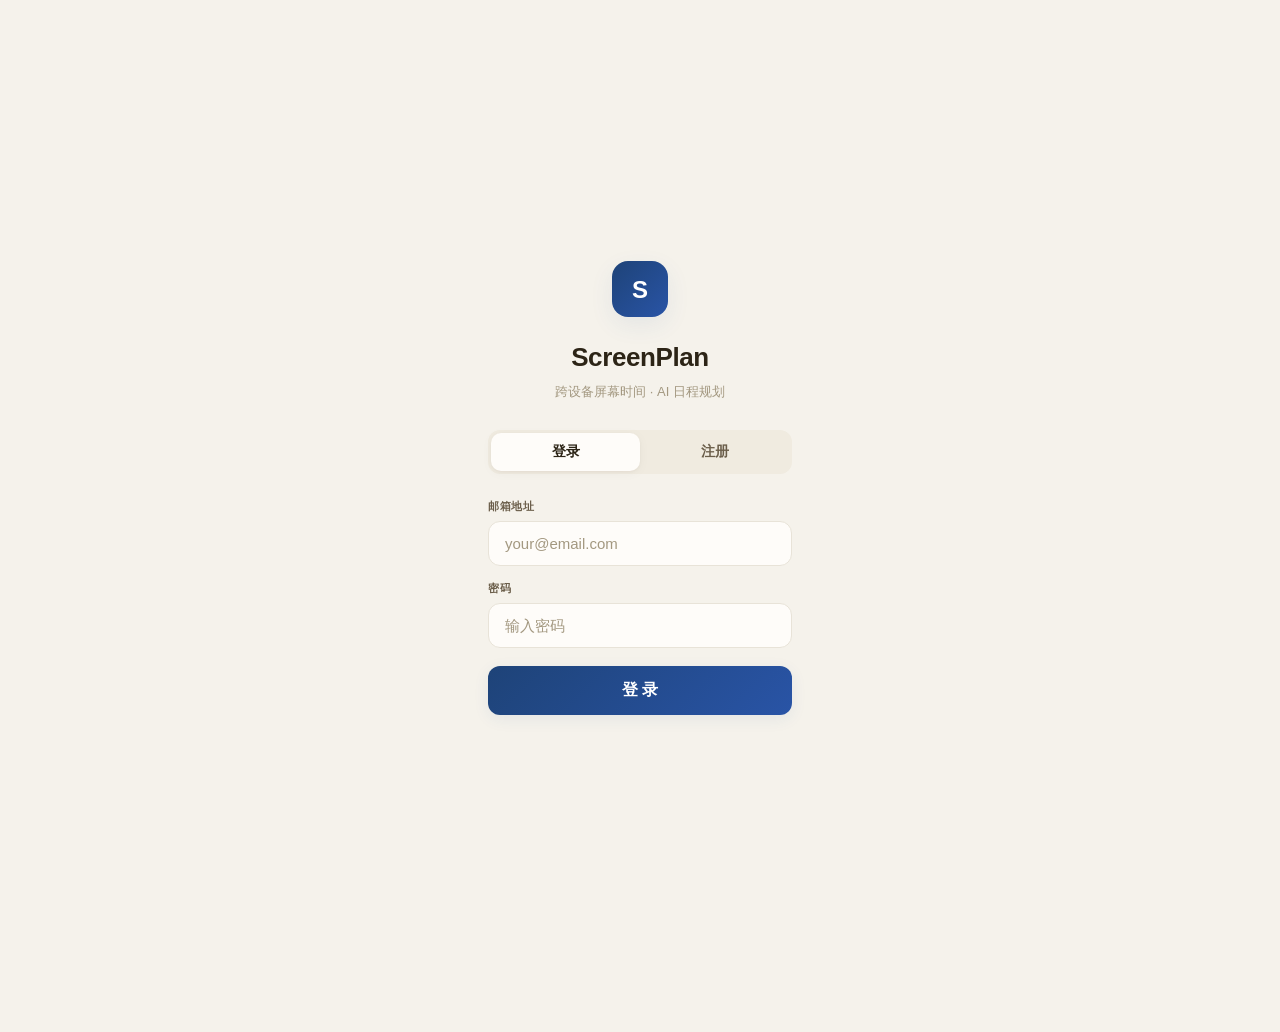
<file: backend/static/index_mobile.html>
<!DOCTYPE html>
<html lang="zh-CN">
<head>
<meta charset="UTF-8">
<meta name="viewport" content="width=device-width,initial-scale=1.0,maximum-scale=1.0,user-scalable=no,viewport-fit=cover">
<meta name="apple-mobile-web-app-capable" content="yes">
<meta name="apple-mobile-web-app-status-bar-style" content="default">
<meta name="theme-color" content="#fafaf9">
<title>ScreenPlan</title>
<style>
  /* ═══════════════════════════════════════════════════════
     ScreenPlan Mobile — Refined Japanese Minimalist
     ═══════════════════════════════════════════════════════ */

  :root {
    --bg: #f5f2eb;
    --card-bg: #fefcf9;
    --card-border: #e8e3d8;
    --text: #2c2416;
    --text-2: #6b5e4a;
    --text-3: #a39880;
    --selection: #f0ebe0;
    --brand: #2954a6;
    --brand-soft: #eaf0fb;
    --brand-glow: rgba(41,84,166,0.08);
    --green: #3b7d4e;
    --amber: #c27816;
    --red: #c53b3b;
    --purple: #6b4e9c;
    --radius: 18px;
    --radius-sm: 12px;
    --radius-xs: 8px;
    --shadow: 0 1px 3px rgba(44,36,22,0.04), 0 2px 12px rgba(44,36,22,0.04);
    --shadow-lg: 0 4px 20px rgba(44,36,22,0.06), 0 8px 32px rgba(44,36,22,0.05);
    --font: -apple-system, BlinkMacSystemFont, 'SF Pro Display', 'Segoe UI', 'PingFang SC', 'Hiragino Sans GB', 'Microsoft YaHei', sans-serif;
    --font-mono: 'SF Mono', 'JetBrains Mono', 'Cascadia Code', 'Fira Code', monospace;
    --tab-height: 72px;
    --header-h: 52px;
    --safe-bottom: env(safe-area-inset-bottom, 0px);
    --ease: cubic-bezier(0.32, 0.72, 0, 1);
  }

  [data-theme="dark"] {
    --bg: #141210;
    --card-bg: #1d1a16;
    --card-border: #2e2a22;
    --text: #e8e2d4;
    --text-2: #9d9480;
    --text-3: #665e50;
    --selection: #252118;
    --brand: #6098f0;
    --brand-soft: #1a2535;
    --brand-glow: rgba(96,152,240,0.08);
    --green: #5cb870;
    --amber: #e8a62e;
    --red: #e06060;
    --purple: #9b7ad4;
    --shadow: 0 1px 3px rgba(0,0,0,0.15), 0 2px 12px rgba(0,0,0,0.12);
    --shadow-lg: 0 4px 20px rgba(0,0,0,0.2), 0 8px 32px rgba(0,0,0,0.16);
  }

  [data-theme="dark"] .login-svg-bg { opacity: 0.3; }

  * { margin: 0; padding: 0; box-sizing: border-box; }

  body {
    font-family: var(--font);
    background: var(--bg);
    color: var(--text);
    font-size: 15px;
    line-height: 1.55;
    -webkit-font-smoothing: antialiased;
    -webkit-tap-highlight-color: transparent;
    overflow-x: hidden;
    padding-top: var(--header-h);
    padding-bottom: calc(var(--tab-height) + var(--safe-bottom) + 8px);
    transition: background 0.4s var(--ease), color 0.4s var(--ease);
  }

  /* ─── Header ───────────────────────────────── */
  .header {
    position: fixed; top: 0; left: 0; right: 0; z-index: 50;
    height: var(--header-h);
    display: flex; align-items: center; justify-content: space-between;
    padding: 0 16px;
    background: var(--card-bg);
    border-bottom: 1px solid var(--card-border);
    backdrop-filter: blur(20px);
    -webkit-backdrop-filter: blur(20px);
    transition: background 0.4s, border-color 0.4s;
  }
  .header-title {
    font-size: 17px; font-weight: 700; color: var(--text);
    letter-spacing: -0.2px;
  }
  .header-actions { display: flex; gap: 4px; align-items: center; }
  .header-btn {
    width: 36px; height: 36px; border-radius: 50%;
    border: none; background: transparent; cursor: pointer;
    display: flex; align-items: center; justify-content: center;
    font-size: 18px; color: var(--text-2); transition: all 0.3s var(--ease);
  }
  .header-btn:active { background: var(--selection); transform: scale(0.92); }

  /* ─── Tab Bar ───────────────────────────────── */
  .tab-bar {
    position: fixed; bottom: 0; left: 0; right: 0;
    padding-bottom: var(--safe-bottom);
    background: var(--card-bg);
    border-top: 1px solid var(--card-border);
    display: flex; z-index: 50;
    transition: background 0.4s, border-color 0.4s;
    backdrop-filter: blur(20px);
    -webkit-backdrop-filter: blur(20px);
  }
  .tab-item {
    flex: 1; display: flex; flex-direction: column;
    align-items: center; justify-content: center;
    gap: 2px; padding: 8px 0 6px;
    cursor: pointer; border: none; background: transparent;
    color: var(--text-3); transition: all 0.25s var(--ease);
    -webkit-tap-highlight-color: transparent;
    font-family: var(--font); font-size: 10px; font-weight: 500;
  }
  .tab-item .tab-icon { font-size: 22px; transition: transform 0.3s var(--ease); }
  .tab-item.active { color: var(--brand); }
  .tab-item.active .tab-icon { transform: translateY(-2px); }
  .tab-item:active { opacity: 0.7; }

  /* ─── Pages ───────────────────────────────── */
  .page { display: none; padding: 16px; animation: pageIn 0.35s var(--ease); }
  .page.active { display: block; }
  @keyframes pageIn { from { opacity: 0; transform: translateY(8px); } to { opacity: 1; transform: translateY(0); } }

  .page-title { font-size: 22px; font-weight: 800; margin-bottom: 20px; letter-spacing: -0.3px; }

  /* ─── Login ───────────────────────────────── */
  #login-page-special { padding: 0; display: none; min-height: 100dvh; background: var(--bg); }
  #login-page-special.active { display: flex; align-items: center; justify-content: center; }
  body.logged-in #login-page-special { display: none; }
  body.logged-in .header, body.logged-in .tab-bar { display: flex; }

  .login-wrapper {
    width: 100%; max-width: 360px; padding: 40px 28px;
    text-align: center; animation: pageIn 0.5s var(--ease);
  }
  .login-logo {
    width: 56px; height: 56px; margin: 0 auto 20px;
    background: linear-gradient(135deg, #1e4378, var(--brand)); border-radius: 16px;
    display: flex; align-items: center; justify-content: center;
    font-size: 24px; color: #fff; font-weight: 800;
    box-shadow: 0 8px 24px var(--brand-glow);
  }
  .login-wrapper h1 { font-size: 26px; font-weight: 800; margin-bottom: 4px; letter-spacing: -0.4px; }
  .login-wrapper .sub { color: var(--text-3); font-size: 13px; margin-bottom: 28px; }
  .login-tab-row {
    display: flex; background: var(--selection); border-radius: var(--radius-sm);
    padding: 3px; margin-bottom: 24px;
  }
  .login-tab-row button {
    flex: 1; padding: 10px 0; border: none; border-radius: calc(var(--radius-sm) - 2px);
    background: transparent; color: var(--text-2); font-size: 14px; font-weight: 600;
    cursor: pointer; transition: all 0.25s var(--ease); font-family: var(--font);
  }
  .login-tab-row button.active { background: var(--card-bg); color: var(--text); box-shadow: var(--shadow); }
  .login-field { margin-bottom: 14px; text-align: left; }
  .login-field label {
    display: block; font-size: 11px; font-weight: 700; color: var(--text-2);
    margin-bottom: 6px; text-transform: uppercase; letter-spacing: 0.6px;
  }
  .login-field input {
    width: 100%; padding: 13px 16px; border-radius: var(--radius-sm);
    border: 1.5px solid var(--card-border); background: var(--card-bg);
    color: var(--text); font-size: 15px; font-family: var(--font);
    outline: none; transition: all 0.2s var(--ease);
  }
  .login-field input:focus {
    border-color: var(--brand); box-shadow: 0 0 0 4px var(--brand-glow);
  }
  .login-field input::placeholder { color: var(--text-3); }
  .btn-login {
    width: 100%; padding: 14px; border-radius: var(--radius-sm);
    border: none; background: linear-gradient(135deg, #1e4378, var(--brand));
    color: #fff; font-size: 16px; font-weight: 700; cursor: pointer;
    transition: all 0.25s var(--ease); font-family: var(--font);
    box-shadow: 0 4px 16px var(--brand-glow);
    margin-top: 4px;
  }
  .btn-login:active { transform: scale(0.97); opacity: 0.9; }
  .btn-login:disabled { opacity: 0.5; }
  .login-error { color: var(--red); font-size: 13px; margin-top: 8px; min-height: 20px; }

  /* ─── Cards ───────────────────────────────── */
  .cards-grid { display: grid; grid-template-columns: 1fr 1fr; gap: 12px; margin-bottom: 24px; }
  .stat-card {
    background: var(--card-bg); border: 1px solid var(--card-border);
    border-radius: var(--radius); padding: 16px 18px;
    box-shadow: var(--shadow); transition: all 0.25s var(--ease);
    position: relative; overflow: hidden;
  }
  .stat-card:active { transform: scale(0.98); }
  .stat-card .label { font-size: 11px; font-weight: 700; color: var(--text-3); text-transform: uppercase; letter-spacing: 0.8px; margin-bottom: 4px; }
  .stat-card .value { font-size: 28px; font-weight: 800; color: var(--text); font-family: var(--font-mono); line-height: 1.1; }
  .stat-card .value span { font-size: 14px; color: var(--text-2); font-weight: 500; font-family: var(--font); }
  .stat-card .stripe {
    position: absolute; top: 0; left: 12px; right: 12px; height: 3px;
    border-radius: 0 0 4px 4px; background: var(--brand); opacity: 0.15;
  }

  .device-card {
    background: var(--card-bg); border: 1px solid var(--card-border);
    border-radius: var(--radius); padding: 18px 20px;
    box-shadow: var(--shadow); margin-bottom: 12px;
    transition: all 0.25s var(--ease);
  }
  .device-card:active { transform: scale(0.985); }
  .device-card .d-header { display: flex; justify-content: space-between; align-items: center; margin-bottom: 14px; }
  .device-card .d-name { font-size: 16px; font-weight: 700; display: flex; align-items: center; gap: 8px; }
  .device-card .badge {
    font-size: 10px; font-weight: 700; padding: 4px 10px; border-radius: 20px;
    background: var(--brand-soft); color: var(--brand); letter-spacing: 0.3px;
  }
  .device-card .bar-wrap {
    height: 6px; border-radius: 3px; background: var(--selection);
    display: flex; overflow: hidden; margin-bottom: 10px;
  }
  .bar-wrap .bar-learn { background: var(--brand); height: 100%; border-radius: 3px 0 0 3px; }
  .bar-wrap .bar-entertain { background: var(--amber); height: 100%; }
  .bar-wrap .bar-other { background: var(--text-3); height: 100%; }
  .device-card .d-meta { font-size: 13px; color: var(--text-2); }
  .device-card .top-apps { margin-top: 12px; padding-top: 12px; border-top: 1px solid var(--card-border); }
  .device-card .app-row { display: flex; justify-content: space-between; padding: 5px 0; font-size: 13px; color: var(--text-2); }
  .device-card .app-row .app-name { color: var(--text); font-weight: 600; }

  /* ─── Timeline ───────────────────────────────── */
  .tl-header { margin-bottom: 16px; }
  .tl-date-row {
    display: flex; align-items: center; gap: 8px; margin-bottom: 14px;
  }
  .tl-date-row input[type="date"] {
    flex: 1; padding: 12px 16px; border-radius: var(--radius-sm);
    border: 1.5px solid var(--card-border); background: var(--card-bg);
    color: var(--text); font-size: 15px; font-family: var(--font);
    font-weight: 600; outline: none;
  }
  .tl-date-row input[type="date"]:focus { border-color: var(--brand); }
  .btn-arrow {
    width: 42px; height: 42px; border-radius: 50%; border: 1.5px solid var(--card-border);
    background: var(--card-bg); color: var(--text-2); cursor: pointer;
    font-size: 20px; display: flex; align-items: center; justify-content: center;
    transition: all 0.2s var(--ease); flex-shrink: 0;
  }
  .btn-arrow:active { background: var(--selection); transform: scale(0.92); }
  .btn-refresh {
    width: 100%; padding: 12px; border-radius: var(--radius-sm);
    border: 1.5px solid var(--card-border); background: var(--card-bg);
    color: var(--brand); font-size: 14px; font-weight: 600; cursor: pointer;
    transition: all 0.2s var(--ease); font-family: var(--font);
  }
  .btn-refresh:active { background: var(--brand-soft); }

  .tl-device-card {
    background: var(--card-bg); border: 1px solid var(--card-border);
    border-radius: var(--radius); padding: 16px 18px; margin-bottom: 10px;
    box-shadow: var(--shadow); transition: all 0.2s var(--ease);
  }
  .tl-device-card .tld-header { display: flex; gap: 12px; align-items: center; margin-bottom: 12px; }
  .tl-device-card .tld-icon {
    width: 40px; height: 40px; border-radius: var(--radius-sm);
    background: var(--brand-soft); display: flex; align-items: center; justify-content: center;
    font-size: 20px; color: var(--brand); flex-shrink: 0;
  }
  .tl-device-card .tld-name { font-size: 15px; font-weight: 700; }
  .tl-device-card .tld-platform { font-size: 11px; color: var(--text-3); font-weight: 600; }
  .tl-device-card .tld-stats { display: flex; gap: 20px; padding-top: 12px; border-top: 1px solid var(--card-border); }
  .tl-device-card .tld-stat-val { font-size: 20px; font-weight: 800; font-family: var(--font-mono); }
  .tl-device-card .tld-stat-lbl { font-size: 10px; color: var(--text-3); text-transform: uppercase; letter-spacing: 0.6px; font-weight: 700; }
  .tl-device-card .tld-bar { height: 6px; border-radius: 3px; background: var(--selection); display: flex; overflow: hidden; margin-top: 12px; }
  .tl-device-card .tld-bar .learn { background: var(--brand); }
  .tl-device-card .tld-bar .entertain { background: var(--amber); }
  .tl-device-card .tld-bar .other { background: var(--text-3); }

  .tl-blocks { margin-top: 20px; }
  .tl-block {
    display: flex; align-items: center; gap: 12px;
    padding: 12px 16px; background: var(--card-bg);
    border: 1px solid var(--card-border); border-radius: var(--radius-sm);
    margin-bottom: 8px; transition: all 0.2s var(--ease);
    box-shadow: var(--shadow);
  }
  .tl-block .cat-dot {
    width: 10px; height: 10px; border-radius: 50%; flex-shrink: 0;
    box-shadow: 0 1px 4px rgba(0,0,0,0.15);
  }
  .tl-block .cat-dot.learning { background: var(--brand); }
  .tl-block .cat-dot.entertainment { background: var(--amber); }
  .tl-block .cat-dot.other { background: var(--text-3); }
  .tl-block .block-info { flex: 1; min-width: 0; }
  .tl-block .block-app { font-size: 14px; font-weight: 600; color: var(--text); }
  .tl-block .block-cat { font-size: 11px; color: var(--text-3); margin-top: 1px; }
  .tl-block .block-time {
    font-size: 12px; color: var(--text-2); font-family: var(--font-mono);
    flex-shrink: 0; text-align: right;
  }
  .tl-empty {
    text-align: center; padding: 48px 20px; color: var(--text-3);
  }
  .tl-empty .empty-icon { font-size: 48px; opacity: 0.15; margin-bottom: 16px; }

  /* ─── Legend ───────────────────────────────── */
  .legend-row { display: flex; gap: 20px; padding: 12px 16px; font-size: 13px; color: var(--text-2); align-items: center; margin-bottom: 8px; }
  .legend-row .ldot { width: 8px; height: 8px; border-radius: 3px; display: inline-block; margin-right: 6px; }
  .ldot.learning { background: var(--brand); }
  .ldot.entertainment { background: var(--amber); }
  .ldot.other { background: var(--text-3); }

  /* ─── Devices ───────────────────────────────── */
  .dev-form { display: flex; gap: 8px; margin-bottom: 20px; }
  .dev-form input {
    flex: 1; min-width: 0; padding: 13px 16px; border-radius: var(--radius-sm);
    border: 1.5px solid var(--card-border); background: var(--card-bg);
    color: var(--text); font-size: 15px; font-family: var(--font); outline: none;
  }
  .dev-form input:focus { border-color: var(--brand); }
  .dev-form select {
    padding: 13px 12px; border-radius: var(--radius-sm);
    border: 1.5px solid var(--card-border); background: var(--card-bg);
    color: var(--text); font-size: 14px; font-family: var(--font); outline: none;
    cursor: pointer; max-width: 110px;
  }
  .btn-primary {
    padding: 12px 20px; border-radius: var(--radius-sm); border: none;
    background: var(--brand); color: #fff; font-size: 14px; font-weight: 600;
    cursor: pointer; font-family: var(--font); white-space: nowrap;
    transition: all 0.2s var(--ease); box-shadow: 0 2px 8px var(--brand-glow);
  }
  .btn-primary:active { transform: scale(0.95); opacity: 0.85; }
  .dev-item {
    display: flex; justify-content: space-between; align-items: center;
    padding: 16px 18px; background: var(--card-bg); border: 1px solid var(--card-border);
    border-radius: var(--radius); margin-bottom: 8px; box-shadow: var(--shadow);
  }
  .dev-item-info { display: flex; align-items: center; gap: 10px; flex-wrap: wrap; }
  .dev-item-name { font-size: 15px; font-weight: 700; }
  .dev-item-date { font-size: 11px; color: var(--text-3); font-weight: 500; }
  .dev-item-actions { display: flex; gap: 6px; flex-shrink: 0; }
  .btn-sm {
    padding: 7px 14px; border-radius: var(--radius-xs); border: none;
    background: var(--selection); color: var(--text-2); font-size: 12px;
    font-weight: 600; cursor: pointer; font-family: var(--font); transition: all 0.2s var(--ease);
  }
  .btn-sm:active { transform: scale(0.93); opacity: 0.8; }
  .btn-sm.danger { color: var(--red); }

  /* ─── Schedule ───────────────────────────────── */
  .api-key-box {
    background: var(--brand-soft); border: 1.5px solid var(--card-border);
    border-radius: var(--radius); padding: 18px 20px; margin-bottom: 18px;
  }
  .api-key-box p { font-size: 14px; color: var(--text-2); margin-bottom: 12px; }
  .api-key-row { display: flex; gap: 8px; }
  .api-key-row input {
    flex: 1; min-width: 0; padding: 12px 14px; border-radius: var(--radius-sm);
    border: 1.5px solid var(--card-border); background: var(--card-bg);
    color: var(--text); font-size: 13px; font-family: var(--font-mono); outline: none;
  }
  .api-key-row input:focus { border-color: var(--brand); }
  .api-key-status {
    display: flex; justify-content: space-between; align-items: center;
    padding: 12px 16px; background: var(--card-bg);
    border: 1.5px solid var(--green); border-left: 4px solid var(--green);
    border-radius: var(--radius-sm); margin-bottom: 16px;
    font-size: 13px; color: var(--green); font-weight: 600;
  }
  .api-key-note { font-size: 11px; color: var(--text-3); margin-top: 8px; }
  .api-key-note a { color: var(--brand); }
  .btn-generate {
    width: 100%; padding: 14px; border-radius: var(--radius-sm);
    border: none; background: linear-gradient(135deg, #1e4378, var(--brand));
    color: #fff; font-size: 15px; font-weight: 700; cursor: pointer;
    font-family: var(--font); margin-bottom: 20px;
    box-shadow: 0 4px 16px var(--brand-glow); transition: all 0.2s var(--ease);
  }
  .btn-generate:active { transform: scale(0.96); opacity: 0.85; }
  .btn-generate:disabled { opacity: 0.5; }
  .markdown-body {
    background: var(--card-bg); border: 1px solid var(--card-border);
    border-radius: var(--radius); padding: 20px 22px; line-height: 1.8;
    font-size: 14px; box-shadow: var(--shadow);
  }
  .markdown-body h2 { font-size: 18px; color: var(--brand); margin: 14px 0 8px; }
  .markdown-body h3 { font-size: 15px; color: var(--brand); margin: 16px 0 8px; font-weight: 700; }
  .markdown-body hr { border: none; border-top: 1px solid var(--card-border); margin: 16px 0; }
  .markdown-body blockquote {
    color: var(--text-2); border-left: 3px solid var(--brand); padding: 6px 14px;
    margin: 8px 0; background: var(--brand-soft); border-radius: 0 var(--radius-xs) var(--radius-xs) 0;
    font-size: 13px;
  }
  .markdown-body li { margin: 4px 0; list-style: none; }
  .markdown-body .empty { color: var(--text-3); font-style: italic; }

  /* ─── Friends ───────────────────────────────── */
  .friend-input-row { display: flex; gap: 8px; margin-bottom: 24px; }
  .friend-input-row input {
    flex: 1; min-width: 0; padding: 13px 16px; border-radius: var(--radius-sm);
    border: 1.5px solid var(--card-border); background: var(--card-bg);
    color: var(--text); font-size: 15px; font-family: var(--font); outline: none;
  }
  .friend-input-row input:focus { border-color: var(--brand); }
  .section-label {
    font-size: 12px; font-weight: 700; color: var(--text-3);
    text-transform: uppercase; letter-spacing: 0.8px; margin: 20px 0 10px;
  }
  .req-card, .friend-card {
    display: flex; justify-content: space-between; align-items: center;
    padding: 14px 18px; background: var(--card-bg); border: 1px solid var(--card-border);
    border-radius: var(--radius); margin-bottom: 8px; box-shadow: var(--shadow);
  }
  .req-card .info, .friend-card .info { display: flex; flex-direction: column; gap: 2px; }
  .req-card .name, .friend-card .name { font-size: 14px; font-weight: 700; }
  .req-card .email, .friend-card .email { font-size: 12px; color: var(--text-2); }
  .req-card .actions, .friend-card .actions { display: flex; gap: 6px; flex-shrink: 0; }
  .btn-accept { background: var(--brand); color: #fff; }
  .btn-deny { background: var(--selection); color: var(--text-2); }
  .btn-remove { color: var(--red); background: transparent; border: 1px solid var(--card-border); }
  .share-row { display: flex; gap: 10px; margin-right: 8px; font-size: 11px; color: var(--text-2); }
  .share-row label { display: flex; align-items: center; gap: 4px; cursor: pointer; font-weight: 600; }
  .share-row input[type="checkbox"] { accent-color: var(--brand); }

  /* ─── Misc ───────────────────────────────── */
  .text-muted { color: var(--text-3); font-size: 13px; text-align: center; padding: 20px; }
  .divider { height: 1px; background: var(--card-border); margin: 20px 0; }
  .inline-flex { display: inline-flex; }

  @media (min-width: 480px) {
    .cards-grid { grid-template-columns: repeat(4, 1fr); }
  }
</style>
</head>
<body>

<!-- ═══ Header ═══ -->
<header class="header" id="header" style="display:none">
  <div class="header-title" id="header-title">ScreenPlan</div>
  <div class="header-actions">
    <a href="/static/downloads/ScreenPlan-v2.0.0-macos.zip" class="header-btn" title="下载 macOS 客户端">&#9000;</a>
    <a href="/static/downloads/ScreenPlan-v2.0.0-windows.zip" class="header-btn" title="下载 Windows 客户端">&#9634;</a>
    <a href="/static/downloads/ScreenPlan-v2.0.0-android.apk" class="header-btn" title="下载 Android APK">&#128241;</a>
    <button class="header-btn" id="theme-toggle-mobile" title="深色模式" aria-label="切换深色模式">&#9789;</button>
    <button class="header-btn" id="logout-mobile" title="退出登录">&#10149;</button>
  </div>
</header>

<!-- ═══ Tab Bar ═══ -->
<nav class="tab-bar" id="tab-bar" style="display:none">
  <button class="tab-item active" data-page="dashboard">
    <span class="tab-icon">&#9641;</span>概览
  </button>
  <button class="tab-item" data-page="timeline">
    <span class="tab-icon">&#9716;</span>时间线
  </button>
  <button class="tab-item" data-page="devices">
    <span class="tab-icon">&#9881;</span>设备
  </button>
  <button class="tab-item" data-page="schedule">
    <span class="tab-icon">&#9830;</span>分析
  </button>
  <button class="tab-item" data-page="friends">
    <span class="tab-icon">&#9787;</span>好友
  </button>
</nav>

<!-- ═══ Login Page (special — no tabs/header) ═══ -->
<div id="login-page-special" class="active">
  <div class="login-wrapper">
    <div class="login-logo">S</div>
    <h1>ScreenPlan</h1>
    <p class="sub">跨设备屏幕时间 · AI 日程规划</p>
    <div class="login-tab-row" id="login-tab-row">
      <button class="active" data-form="login-form">登录</button>
      <button data-form="register-form">注册</button>
    </div>
    <form id="login-form" class="active">
      <div class="login-field"><label>邮箱地址</label><input type="email" id="login-email" placeholder="your@email.com" required autocomplete="email"></div>
      <div class="login-field"><label>密码</label><input type="password" id="login-password" placeholder="输入密码" required autocomplete="current-password"></div>
      <button type="submit" class="btn-login">登 录</button>
      <p class="login-error" id="login-error"></p>
    </form>
    <form id="register-form" style="display:none">
      <div class="login-field"><label>家庭名称</label><input type="text" id="reg-family" placeholder="例如：我的家庭" required></div>
      <div class="login-field"><label>显示名称</label><input type="text" id="reg-display" placeholder="你的名字" required></div>
      <div class="login-field"><label>邮箱地址</label><input type="email" id="reg-email" placeholder="your@email.com" required autocomplete="email"></div>
      <div class="login-field"><label>密码（6位以上）</label><input type="password" id="reg-password" placeholder="至少6位" required autocomplete="new-password"></div>
      <button type="submit" class="btn-login">注 册</button>
      <p class="login-error" id="reg-error"></p>
    </form>
  </div>
</div>

<!-- ═══ Dashboard ═══ -->
<section class="page" id="page-dashboard">
  <h1 class="page-title">今日概览</h1>
  <div class="cards-grid" id="summary-grid"></div>
  <div id="dashboard-devices"></div>
</section>

<!-- ═══ Timeline ═══ -->
<section class="page" id="page-timeline">
  <h1 class="page-title">设备时间线</h1>
  <div class="tl-header">
    <div class="tl-date-row">
      <button class="btn-arrow" id="date-prev" title="前一天">&lsaquo;</button>
      <input type="date" id="timeline-date">
      <button class="btn-arrow" id="date-next" title="后一天">&rsaquo;</button>
    </div>
    <button class="btn-refresh" id="timeline-refresh">刷新数据</button>
  </div>
  <div class="legend-row">
    <span><span class="ldot learning"></span>学习</span>
    <span><span class="ldot entertainment"></span>娱乐</span>
    <span><span class="ldot other"></span>其他</span>
  </div>
  <div id="timeline-summary"></div>
  <div id="timeline-blocks" class="tl-blocks"></div>
</section>

<!-- ═══ Devices ═══ -->
<section class="page" id="page-devices">
  <h1 class="page-title">设备管理</h1>
  <div class="dev-form">
    <input type="text" id="new-device-name" placeholder="设备名称" maxlength="64">
    <select id="new-device-platform">
      <option value="windows">Windows</option><option value="macos">macOS</option>
      <option value="ios">iOS</option><option value="android">Android</option>
      <option value="linux">Linux</option>
    </select>
    <button class="btn-primary" id="register-device-btn">注册</button>
  </div>
  <div id="device-list"></div>
</section>

<!-- ═══ AI Analysis ═══ -->
<section class="page" id="page-schedule">
  <h1 class="page-title">AI 行为分析</h1>
  <div id="api-key-missing" style="display:none">
    <div class="api-key-box">
      <p>使用 AI 行为分析前，请先配置 DeepSeek API Key</p>
      <div class="api-key-row">
        <input type="password" id="api-key-input" placeholder="sk-..." maxlength="256">
        <button class="btn-primary" id="save-api-key-btn">保存</button>
      </div>
      <p class="api-key-note">没有 API Key？<a href="https://platform.deepseek.com/api_keys" target="_blank">前往 DeepSeek 获取</a></p>
    </div>
  </div>
  <div id="api-key-ok" style="display:none">
    <div class="api-key-status">
      <span>&#10003; API Key 已配置</span>
      <button class="btn-sm danger" id="remove-api-key-btn">移除</button>
    </div>
    <button class="btn-generate" id="generate-btn">生成行为分析</button>
  </div>
  <div id="schedule-content" class="markdown-body"></div>
</section>

<!-- ═══ Friends ═══ -->
<section class="page" id="page-friends">
  <h1 class="page-title">好友</h1>
  <div class="friend-input-row">
    <input type="email" id="friend-email" placeholder="输入好友邮箱地址">
    <button class="btn-primary" id="send-friend-request">添加</button>
  </div>
  <div class="section-label">收到的请求</div>
  <div id="received-requests"></div>
  <div class="section-label">已发送的请求</div>
  <div id="sent-requests"></div>
  <div class="section-label">好友列表</div>
  <div id="friends-list"></div>
</section>

<script>
// ═══════════════════════════════════════════════════════════
// ScreenPlan Mobile — SPA Application
// ═══════════════════════════════════════════════════════════

const API = `${location.protocol}//${location.host}/api`;
let AUTH = { token: '', userId: 0, displayName: '', email: '' };

const PLATFORM_ICONS = { macos:'💻', windows:'🖥️', ios:'📱', android:'📱', linux:'💻' };

function $(s) { return document.querySelector(s); }
function $$(s) { return document.querySelectorAll(s); }

function api(url, opts = {}) {
  const headers = { 'Content-Type': 'application/json', ...(opts.headers || {}) };
  if (AUTH.token) headers['Authorization'] = `Bearer ${AUTH.token}`;
  return fetch(API + url, { ...opts, headers }).then(r => {
    if (!r.ok) return r.json().then(e => { throw new Error(e.error || r.statusText); });
    return r.json();
  });
}

function fmtTime(iso) {
  if (!iso) return '';
  let d;
  if (iso.includes('+') || iso.includes('Z') || iso.endsWith('z')) d = new Date(iso);
  else d = new Date(iso + '+08:00');
  return d.toLocaleTimeString('zh-CN', { hour: '2-digit', minute: '2-digit' });
}

function parseTz(iso) {
  if (!iso) return new Date();
  if (iso.includes('+') || iso.includes('Z') || iso.endsWith('z')) return new Date(iso);
  return new Date(iso + '+08:00');
}

function fmtMinutes(m) { return m >= 60 ? `${(m/60).toFixed(1)}h` : `${m}min`; }
function escHtml(s) { const d = document.createElement('div'); d.textContent = s; return d.innerHTML; }

// ─── Theme ──────────────────────────────────────────────
(function initTheme() {
  const saved = localStorage.getItem('screenplan_theme');
  if (saved) {
    document.documentElement.setAttribute('data-theme', saved);
  } else if (window.matchMedia('(prefers-color-scheme: dark)').matches) {
    document.documentElement.setAttribute('data-theme', 'dark');
  }
  window.matchMedia('(prefers-color-scheme: dark)').addEventListener('change', e => {
    if (!localStorage.getItem('screenplan_theme')) {
      document.documentElement.setAttribute('data-theme', e.matches ? 'dark' : 'light');
    }
  });
  updateThemeIcon();
})();

function toggleTheme() {
  const cur = document.documentElement.getAttribute('data-theme');
  const next = cur === 'dark' ? 'light' : 'dark';
  document.documentElement.setAttribute('data-theme', next);
  localStorage.setItem('screenplan_theme', next);
  updateThemeIcon();
}

function updateThemeIcon() {
  const isDark = document.documentElement.getAttribute('data-theme') === 'dark';
  const btn = $('#theme-toggle-mobile');
  if (btn) btn.innerHTML = isDark ? '&#9788;' : '&#9789;';
}

$('#theme-toggle-mobile')?.addEventListener('click', toggleTheme);

// ─── Auth ──────────────────────────────────────────────
$('#login-form').addEventListener('submit', async e => {
  e.preventDefault();
  const btn = $('#login-form').querySelector('.btn-login');
  btn.disabled = true; btn.textContent = '登录中...';
  try {
    const r = await api('/auth/login', { method: 'POST', body: JSON.stringify({
      email: $('#login-email').value, password: $('#login-password').value
    })});
    setAuth(r);
  } catch (err) { $('#login-error').textContent = err.message; }
  btn.disabled = false; btn.textContent = '登 录';
});

$('#register-form').addEventListener('submit', async e => {
  e.preventDefault();
  const btn = $('#register-form').querySelector('.btn-login');
  btn.disabled = true; btn.textContent = '注册中...';
  try {
    const r = await api('/auth/register', { method: 'POST', body: JSON.stringify({
      family_name: $('#reg-family').value,
      display_name: $('#reg-display').value,
      email: $('#reg-email').value,
      password: $('#reg-password').value,
    })});
    setAuth(r);
  } catch (err) { $('#reg-error').textContent = err.message; }
  btn.disabled = false; btn.textContent = '注 册';
});

function setAuth(data) {
  AUTH = { token: data.access_token, userId: data.user_id, displayName: data.display_name, email: '' };
  document.body.classList.add('logged-in');
  $('#login-page-special').classList.remove('active');
  $('#header').style.display = 'flex';
  $('#tab-bar').style.display = 'flex';
  sessionStorage.setItem('screenplan_token', data.access_token);
  sessionStorage.setItem('screenplan_user', JSON.stringify({ userId: data.user_id, displayName: data.display_name }));
  loadDashboard();
}

$('#logout-mobile').addEventListener('click', () => {
  AUTH = { token: '', userId: 0, displayName: '' };
  sessionStorage.clear();
  document.body.classList.remove('logged-in');
  $('#header').style.display = 'none';
  $('#tab-bar').style.display = 'none';
  $$('.page').forEach(p => p.classList.remove('active'));
  $('#login-page-special').classList.add('active');
});

// ─── Login tabs ────────────────────────────────────────
$$('#login-tab-row button').forEach(btn => btn.addEventListener('click', () => {
  $$('#login-tab-row button').forEach(b => b.classList.remove('active'));
  btn.classList.add('active');
  $$('#login-page-special form').forEach(f => f.style.display = 'none');
  $(`#${btn.dataset.form}`).style.display = 'block';
  $('#login-error').textContent = '';
  $('#reg-error').textContent = '';
}));

// ─── Tab Navigation ────────────────────────────────────
$$('.tab-item').forEach(tab => tab.addEventListener('click', () => {
  $$('.tab-item').forEach(t => t.classList.remove('active'));
  tab.classList.add('active');
  $$('.page').forEach(p => p.classList.remove('active'));
  $(`#page-${tab.dataset.page}`).classList.add('active');
  const loaders = {
    dashboard: loadDashboard, timeline: loadTimeline,
    devices: loadDevices, schedule: loadSchedule, friends: loadFriends
  };
  if (loaders[tab.dataset.page]) loaders[tab.dataset.page]();
  $('#header-title').textContent = tab.textContent.trim();
}));

// ─── Session restore ───────────────────────────────────
(function restore() {
  const tok = sessionStorage.getItem('screenplan_token');
  const usr = JSON.parse(sessionStorage.getItem('screenplan_user') || 'null');
  if (tok && usr) {
    AUTH = { token: tok, userId: usr.userId, displayName: usr.displayName };
    document.body.classList.add('logged-in');
    $('#login-page-special').classList.remove('active');
    $('#header').style.display = 'flex';
    $('#tab-bar').style.display = 'flex';
    loadDashboard();
  }
})();

// ═══ Dashboard ═══════════════════════════════════════

async function loadDashboard() {
  try {
    const s = await api('/usage/summary');
    renderSummary(s);
    renderDeviceCards(s);
  } catch (e) { console.error(e); }
}

function renderSummary(s) {
  const total = s.total_minutes_all_devices || 0;
  const devCount = s.devices?.length || 0;
  const overlap = s.overlap_minutes || 0;
  let lPct = 0, ePct = 0;
  if (s.devices?.length) {
    const tl = s.devices.reduce((a,d) => a + d.total_minutes, 0) || 1;
    s.devices.forEach(d => {
      lPct += (d.learning_pct || 0) * (d.total_minutes / tl);
      ePct += (d.entertainment_pct || 0) * (d.total_minutes / tl);
    });
  }
  let overlapHtml = '';
  if (overlap > 0) {
    overlapHtml = `<div class="stat-card"><div class="stripe"></div>
      <div class="label">重叠时间</div>
      <div class="value">${overlap.toFixed(0)}<span>min</span></div></div>`;
  }
  $('#summary-grid').innerHTML = `
    <div class="stat-card"><div class="stripe"></div><div class="label">设备数</div><div class="value">${devCount}</div></div>
    <div class="stat-card"><div class="stripe"></div><div class="label">总时长</div><div class="value">${(total/60).toFixed(1)}<span>h</span></div></div>
    ${overlapHtml}
    <div class="stat-card"><div class="stripe"></div><div class="label">学习占比</div><div class="value">${lPct.toFixed(0)}<span>%</span></div></div>
  `;
}

function renderDeviceCards(s) {
  $('#dashboard-devices').innerHTML = (s.devices || []).map(d => `
    <div class="device-card">
      <div class="d-header">
        <span class="d-name"><span>${PLATFORM_ICONS[d.platform]||'&#9673;'}</span> ${escHtml(d.device_name)}</span>
        <span class="badge">${d.platform}</span>
      </div>
      <div class="bar-wrap">
        <div class="bar-learn" style="width:${d.learning_pct||0}%"></div>
        <div class="bar-entertain" style="width:${d.entertainment_pct||0}%"></div>
        <div class="bar-other" style="width:${d.other_pct||0}%"></div>
      </div>
      <div class="d-meta">${d.total_minutes} 分钟 · 最长专注 ${d.longest_focus_minutes}min</div>
      <div class="top-apps">${(d.top_apps||[]).slice(0,5).map(a => `
        <div class="app-row"><span class="app-name">${escHtml(a.app_name)}</span><span>${a.total_minutes}min</span></div>
      `).join('')}</div>
    </div>
  `).join('') || `<div class="tl-empty"><div class="empty-icon">&#9641;</div>暂无设备数据</div>`;
}

// ═══ Timeline ═══════════════════════════════════════

let timelineDate = '';
$('#timeline-date').value = new Date().toISOString().split('T')[0];
$('#timeline-refresh').addEventListener('click', loadTimeline);

$('#date-prev').addEventListener('click', () => {
  const d = new Date($('#timeline-date').value + 'T00:00:00');
  d.setDate(d.getDate() - 1);
  $('#timeline-date').value = d.toISOString().split('T')[0];
  loadTimeline();
});
$('#date-next').addEventListener('click', () => {
  const d = new Date($('#timeline-date').value + 'T00:00:00');
  d.setDate(d.getDate() + 1);
  $('#timeline-date').value = d.toISOString().split('T')[0];
  loadTimeline();
});

function mergeTimelineEvents(events) {
  if (!events || !events.length) return [];
  const sorted = [...events].sort((a,b) => parseTz(a.timestamp) - parseTz(b.timestamp));
  const merged = [];
  let cur = { start: sorted[0].timestamp, end: sorted[0].timestamp, category: sorted[0].category, apps: [sorted[0].app_name] };
  for (let i = 1; i < sorted.length; i++) {
    const evt = sorted[i];
    const gap = (parseTz(evt.timestamp) - parseTz(cur.end)) / 60000;
    if (evt.category === cur.category && gap <= 4) {
      cur.end = evt.timestamp;
      if (!cur.apps.includes(evt.app_name)) cur.apps.push(evt.app_name);
    } else {
      merged.push(cur);
      cur = { start: evt.timestamp, end: evt.timestamp, category: evt.category, apps: [evt.app_name] };
    }
  }
  merged.push(cur);
  return merged;
}

function computeDeviceStats(events) {
  if (!events || !events.length) return { total: 0, learning: 0, entertainment: 0, other: 0, appCount: 0 };
  const cats = { learning: 0, entertainment: 0, other: 0 };
  const appSet = new Set();
  events.forEach(evt => { cats[evt.category] = (cats[evt.category] || 0) + 1; appSet.add(evt.app_name); });
  const total = cats.learning + cats.entertainment + cats.other;
  return { total: total * 3, learning: cats.learning, entertainment: cats.entertainment, other: cats.other, appCount: appSet.size };
}

async function loadTimeline() {
  const date = $('#timeline-date').value;
  timelineDate = date;
  try {
    const data = await api('/usage/timeline/full?date=' + date);
    renderTimeline(data, date);
  } catch (e) {
    $('#timeline-summary').innerHTML = '';
    $('#timeline-blocks').innerHTML = `<div class="tl-empty"><div class="empty-icon">&#9888;</div>加载失败：${escHtml(e.message)}</div>`;
  }
}

function renderTimeline(data, date) {
  const devices = data.devices || [];
  if (!devices.length) {
    $('#timeline-summary').innerHTML = '';
    $('#timeline-blocks').innerHTML = `<div class="tl-empty"><div class="empty-icon">&#9716;</div>当日暂无活动数据</div>`;
    return;
  }

  // Summary cards
  let summaryHtml = '';
  for (const dev of devices) {
    const stats = computeDeviceStats(dev.events || []);
    const total = stats.total;
    const lPct = total > 0 ? (stats.learning * 100 / (stats.learning + stats.entertainment + stats.other)) : 0;
    const ePct = total > 0 ? (stats.entertainment * 100 / (stats.learning + stats.entertainment + stats.other)) : 0;
    const oPct = total > 0 ? (stats.other * 100 / (stats.learning + stats.entertainment + stats.other)) : 0;
    const icon = PLATFORM_ICONS[dev.platform] || '&#9673;';
    summaryHtml += `
      <div class="tl-device-card">
        <div class="tld-header">
          <div class="tld-icon">${icon}</div>
          <div><div class="tld-name">${escHtml(dev.device_name)}</div><div class="tld-platform">${dev.platform}</div></div>
        </div>
        <div class="tld-stats">
          <div><div class="tld-stat-val">${fmtMinutes(total)}</div><div class="tld-stat-lbl">总时长</div></div>
          <div><div class="tld-stat-val">${stats.appCount}</div><div class="tld-stat-lbl">应用数</div></div>
          <div><div class="tld-stat-val">${Math.round(lPct)}%</div><div class="tld-stat-lbl">学习</div></div>
        </div>
        <div class="tld-bar">
          <div class="learn" style="width:${lPct}%"></div>
          <div class="entertain" style="width:${ePct}%"></div>
          <div class="other" style="width:${oPct}%"></div>
        </div>
      </div>`;
  }
  $('#timeline-summary').innerHTML = summaryHtml;

  // Vertical block list — all events from all devices sorted by time
  let allBlocks = [];
  for (const dev of devices) {
    const merged = mergeTimelineEvents(dev.events || []);
    for (const b of merged) {
      allBlocks.push({
        deviceName: dev.device_name,
        platform: dev.platform,
        start: fmtTime(b.start),
        end: fmtTime(b.end),
        category: b.category,
        apps: b.apps,
        startIso: b.start
      });
    }
  }
  allBlocks.sort((a, b) => a.startIso.localeCompare(b.startIso));

  const catLabels = { learning: '学习', entertainment: '娱乐', other: '其他' };

  if (!allBlocks.length) {
    $('#timeline-blocks').innerHTML = `<div class="tl-empty"><div class="empty-icon">&#9716;</div>暂无详细活动记录</div>`;
  } else {
    $('#timeline-blocks').innerHTML = allBlocks.map(b => `
      <div class="tl-block">
        <span class="cat-dot ${b.category}"></span>
        <div class="block-info">
          <div class="block-app">${escHtml(b.apps.slice(0,3).join(', ') + (b.apps.length > 3 ? ' +' + (b.apps.length - 3) : ''))}</div>
          <div class="block-cat">${catLabels[b.category] || '其他'} · ${escHtml(b.deviceName)}</div>
        </div>
        <div class="block-time">${b.start}<br>${b.end}</div>
      </div>
    `).join('');
  }
}

// ═══ Devices ═══════════════════════════════════════

$('#register-device-btn').addEventListener('click', async () => {
  const name = $('#new-device-name').value.trim();
  const platform = $('#new-device-platform').value;
  if (!name) return alert('请输入设备名称');
  try {
    await api('/devices', { method: 'POST', body: JSON.stringify({ name, platform }) });
    $('#new-device-name').value = '';
    loadDevices();
  } catch (e) { alert(e.message); }
});

async function loadDevices() {
  try {
    const devices = await api('/devices');
    if (!devices?.length) {
      $('#device-list').innerHTML = '<div class="tl-empty"><div class="empty-icon">&#9881;</div>暂无注册设备</div>';
      return;
    }
    $('#device-list').innerHTML = devices.map(d => `
      <div class="dev-item">
        <div class="dev-item-info">
          <span style="font-size:20px">${PLATFORM_ICONS[d.platform]||'&#9673;'}</span>
          <span class="dev-item-name" id="dev-name-${d.id}">${escHtml(d.name)}</span>
          <span class="badge">${d.platform}</span>
          <span class="dev-item-date">${(d.registered_at||'').split('T')[0]}</span>
        </div>
        <div class="dev-item-actions">
          <button class="btn-sm" onclick="editDevice(${d.id},'${d.name.replace(/'/g,"\\'")}','${d.platform}')">编辑</button>
          <button class="btn-sm danger" onclick="delDevice(${d.id},'${d.name.replace(/'/g,"\\'")}')">删除</button>
        </div>
      </div>
    `).join('');
  } catch (e) { $('#device-list').innerHTML = '<p class="text-muted">加载失败</p>'; }
}

window.editDevice = async (id, oldName, platform) => {
  const name = prompt('修改设备名称：', oldName);
  if (!name || name === oldName) return;
  try {
    const r = await api(`/devices/${id}`, { method: 'PUT', body: JSON.stringify({ name }) });
    const el = document.getElementById(`dev-name-${id}`);
    if (el) el.textContent = r.name;
  } catch (e) { alert(e.message); }
};

window.delDevice = async (id, name) => {
  if (!confirm(`确认删除设备「${name}」？`)) return;
  try { await api(`/devices/${id}`, { method: 'DELETE' }); loadDevices(); }
  catch (e) { alert(e.message); }
};

// ═══ Schedule ═══════════════════════════════════════

async function loadSchedule() {
  try {
    const status = await api('/user/llm-key/status');
    if (status.configured) {
      $('#api-key-missing').style.display = 'none';
      $('#api-key-ok').style.display = 'block';
    } else {
      $('#api-key-missing').style.display = 'block';
      $('#api-key-ok').style.display = 'none';
    }
  } catch (e) {
    $('#api-key-missing').style.display = 'block';
    $('#api-key-ok').style.display = 'none';
  }
  try {
    const r = await api('/schedule/latest');
    renderMarkdown(r.plan_markdown);
  } catch (e) {
    $('#schedule-content').innerHTML = '<p class="empty">暂无分析报告，点击上方按钮生成。</p>';
  }
}

$('#save-api-key-btn').addEventListener('click', async () => {
  const key = $('#api-key-input').value.trim();
  if (!key) { alert('请输入您的 DeepSeek API Key'); return; }
  try {
    await api('/user/llm-key', { method: 'PUT', body: JSON.stringify({ api_key: key }) });
    $('#api-key-input').value = '';
    $('#api-key-missing').style.display = 'none';
    $('#api-key-ok').style.display = 'block';
  } catch (e) { alert('保存失败：' + e.message); }
});

$('#remove-api-key-btn').addEventListener('click', async () => {
  if (!confirm('确认移除 API Key？')) return;
  try {
    await api('/user/llm-key', { method: 'DELETE' });
    $('#api-key-missing').style.display = 'block';
    $('#api-key-ok').style.display = 'none';
  } catch (e) { alert(e.message); }
});

$('#generate-btn').addEventListener('click', async () => {
  const btn = $('#generate-btn');
  btn.textContent = '分析中...'; btn.disabled = true;
  try {
    const r = await api('/schedule/generate', { method: 'POST', body: JSON.stringify({ include_calendar: false }) });
    renderMarkdown(r.plan_markdown);
  } catch (e) {
    $('#schedule-content').innerHTML = `<p style="color:var(--red)">${escHtml(e.message)}</p>`;
  }
  btn.textContent = '生成行为分析'; btn.disabled = false;
});

function renderMarkdown(md) {
  if (!md) { $('#schedule-content').innerHTML = '<p class="empty">暂无分析报告</p>'; return; }
  let html = md
    .replace(/### (.*)/g, '<h3>$1</h3>')
    .replace(/## (.*)/g, '<h2>$1</h2>')
    .replace(/---/g, '<hr>')
    .replace(/> (.*)/g, '<blockquote>$1</blockquote>')
    .replace(/\*\*(.*?)\*\*/g, '<strong>$1</strong>')
    .replace(/- \[ \] (.*)/g, '<li>&#9744; $1</li>')
    .replace(/- (.*)/g, '<li>$1</li>')
    .replace(/\n\n/g, '</p><p>')
    .replace(/\n/g, '<br>');
  $('#schedule-content').innerHTML = '<p>' + html + '</p>';
}

// ═══ Friends ═══════════════════════════════════════

$('#send-friend-request').addEventListener('click', async () => {
  const email = $('#friend-email').value.trim();
  if (!email) return;
  try {
    await api('/friends/request', { method: 'POST', body: JSON.stringify({ email }) });
    alert('好友请求已发送！');
    $('#friend-email').value = '';
    loadFriends();
  } catch (e) { alert(e.message); }
});

async function loadFriends() {
  try {
    const [reqs, friends] = await Promise.all([api('/friends/requests'), api('/friends')]);
    $('#received-requests').innerHTML = (reqs.received || []).map(r => `
      <div class="req-card">
        <div class="info"><span class="name">${escHtml(r.display_name)}</span><span class="email">${escHtml(r.email)}</span></div>
        <div class="actions">
          <button class="btn-sm btn-accept" onclick="acceptReq(${r.id})">接受</button>
          <button class="btn-sm btn-deny" onclick="denyReq(${r.id})">拒绝</button>
        </div>
      </div>`).join('') || '<p class="text-muted">暂无待处理的请求</p>';

    $('#sent-requests').innerHTML = (reqs.sent || []).map(r => `
      <div class="req-card">
        <div class="info"><span class="name">${escHtml(r.display_name)}</span><span class="email">${escHtml(r.email)}</span></div>
        <span class="text-muted">等待回应</span>
      </div>`).join('') || '<p class="text-muted">暂无已发送的请求</p>';

    $('#friends-list').innerHTML = (friends.friends || []).map(f => `
      <div class="friend-card">
        <div class="info"><span class="name">${escHtml(f.display_name)}</span><span class="email">${escHtml(f.email)}</span></div>
        <div class="share-row">
          <label><input type="checkbox" ${f.share_usage?'checked':''} onchange="updateShare(${f.friend_id},{share_usage:this.checked})"> 使用</label>
          <label><input type="checkbox" ${f.share_schedule?'checked':''} onchange="updateShare(${f.friend_id},{share_schedule:this.checked})"> 计划</label>
        </div>
        <div class="actions">
          <button class="btn-sm btn-accept" onclick="viewFriendTL(${f.friend_id},'${escHtml(f.display_name)}')">时间线</button>
          <button class="btn-sm btn-remove" onclick="removeFriend(${f.friend_id})">&#10005;</button>
        </div>
      </div>`).join('') || '<p class="text-muted">暂无好友</p>';
  } catch (e) { console.error(e); }
}

window.acceptReq = async id => { await api(`/friends/accept/${id}`, { method:'POST' }); loadFriends(); };
window.denyReq = async id => { await api(`/friends/deny/${id}`, { method:'POST' }); loadFriends(); };
window.removeFriend = async id => { if (confirm('确认删除该好友？')) { await api(`/friends/remove/${id}`, { method:'DELETE' }); loadFriends(); } };
window.updateShare = async (friendId, data) => { await api(`/friends/share/${friendId}`, { method:'PUT', body: JSON.stringify(data) }); };

window.viewFriendTL = async (friendId, name) => {
  const date = $('#timeline-date').value || new Date().toISOString().split('T')[0];
  try {
    const data = await api(`/friends/${friendId}/timeline?date=${date}`);
    data.devices = (data.devices||[]).map(d => ({...d, device_name: `[${name}] ${d.device_name}`}));
    renderTimeline(data, date);
    $$('.tab-item').forEach(t => t.classList.remove('active'));
    document.querySelector('.tab-item[data-page="timeline"]').classList.add('active');
    $$('.page').forEach(p => p.classList.remove('active'));
    $('#page-timeline').classList.add('active');
    $('#header-title').textContent = '时间线';
    $('#timeline-summary').scrollIntoView({ behavior: 'smooth' });
  } catch (e) { alert(e.message); }
};
</script>
</body>
</html>
</file>
